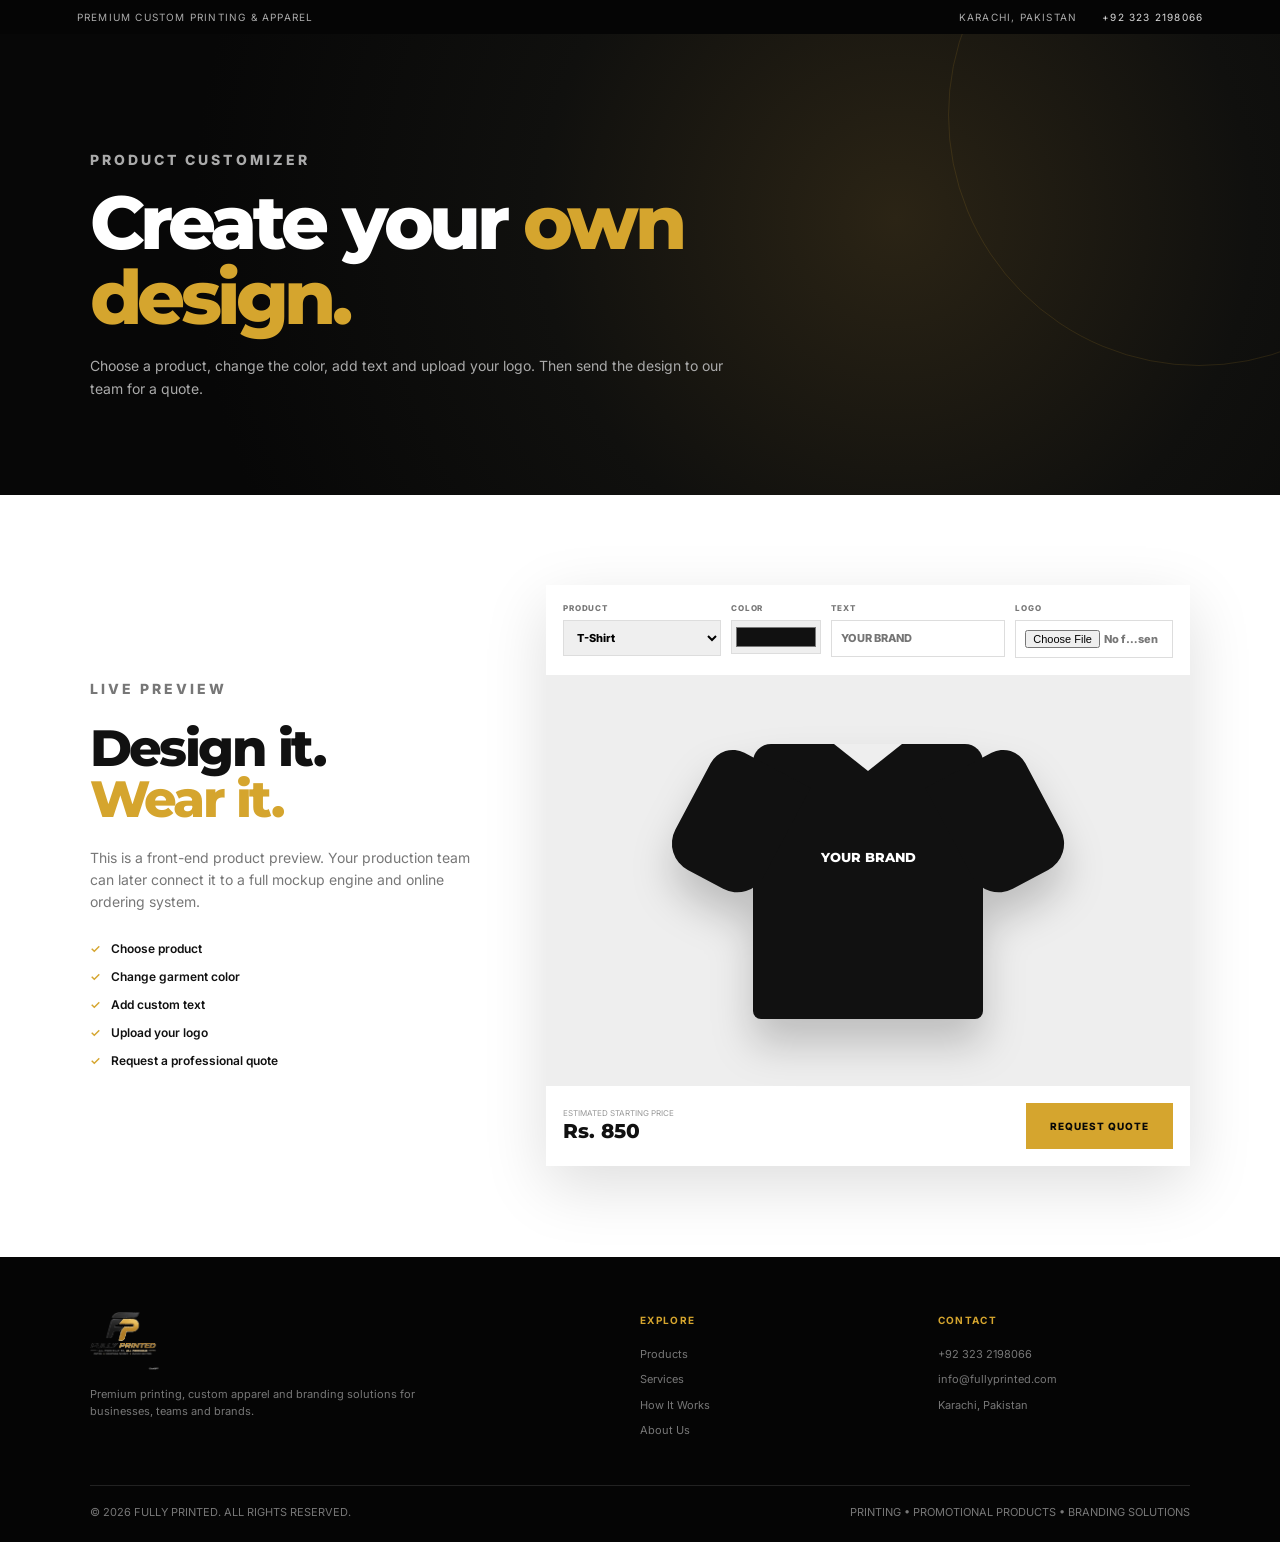
<file: customize.html>
<!DOCTYPE html>
<html lang="en">

<head>
    <meta charset="UTF-8">
    <meta name="viewport" content="width=device-width,initial-scale=1.0">
    <meta name="theme-color" content="#080808">
    <title>Customize | Fully Printed</title>
    <link rel="preconnect" href="https://fonts.googleapis.com">
    <link rel="preconnect" href="https://fonts.gstatic.com" crossorigin>
    <link
        href="https://fonts.googleapis.com/css2?family=Inter:wght@400;500;600;700&family=Montserrat:wght@600;700;800&display=swap"
        rel="stylesheet">
    <link rel="stylesheet" href="style.css">
</head>

<body>
    <div class="topbar"><span>Premium Custom Printing & Apparel</span>
        <div class="top-right"><span>Karachi, Pakistan</span><a href="tel:+923232198066">+92 323 2198066</a></div>
    </div>
    <section class="page-hero">
        <div class="page-hero-inner">
            <p class="eyebrow">PRODUCT CUSTOMIZER</p>
            <h1>Create your <span>own design.</span></h1>
            <p>Choose a product, change the color, add text and upload your logo. Then send the design to our team for a
                quote.</p>
        </div>
    </section>
    <section class="section">
        <div class="customizer">
            <div class="customizer-copy">
                <p class="eyebrow">LIVE PREVIEW</p>
                <h2>Design it.<br><span>Wear it.</span></h2>
                <p>This is a front-end product preview. Your production team can later connect it to a full mockup
                    engine and online ordering system.</p>
                <ul class="checks">
                    <li>Choose product</li>
                    <li>Change garment color</li>
                    <li>Add custom text</li>
                    <li>Upload your logo</li>
                    <li>Request a professional quote</li>
                </ul>
            </div>
            <div class="designer">
                <div class="toolbar"><label>Product<select id="designerProduct">
                            <option>T-Shirt</option>
                            <option>Polo</option>
                            <option>Hoodie</option>
                            <option>Sweatshirt</option>
                            <option>Jersey</option>
                        </select></label><label>Color<input type="color" id="shirtColor"
                            value="#111111"></label><label>Text<input id="designText" placeholder="YOUR BRAND"
                            maxlength="22"></label><label>Logo<input id="logoUpload" type="file"
                            accept="image/*"></label></div>
                <div class="stage">
                    <div class="shirt" id="shirt">
                        <div class="sleeve left"></div>
                        <div class="sleeve right"></div>
                        <div class="print"><img id="logoPreview"><strong id="textPreview">YOUR BRAND</strong></div>
                    </div>
                </div>
                <div class="designer-bottom">
                    <div><small>Estimated starting price</small><strong id="price">Rs. 850</strong></div><button
                        class="btn btn-gold" id="designerQuote">Request Quote</button>
                </div>
            </div>
        </div>
    </section>
    <div class="modal" id="quoteModal">
        <div class="modal-box"><button class="close" id="closeModal">×</button>
            <p class="eyebrow">REQUEST A QUOTE</p>
            <h2>Finish your <span>request.</span></h2>
            <form id="quoteForm"><input id="quoteProduct" readonly>
                <div class="row"><input placeholder="Your name" required><input placeholder="Phone / WhatsApp" required>
                </div><input type="number" min="1" placeholder="Quantity" required><textarea rows="4"
                    placeholder="Additional requirements"></textarea><button class="btn btn-gold">Submit
                    Request</button>
            </form>
        </div>
    </div>
    <footer class="footer">
        <div><a class="brand image-brand" href="index.html"><img src="assets/fully-printed-logo.png"
                    alt="Fully Printed logo"></a>
            <p>Premium printing, custom apparel and branding solutions for businesses, teams and brands.</p>
        </div>
        <div class="footer-links">
            <h4>Explore</h4><a href="products.html">Products</a><a href="services.html">Services</a><a
                href="how-it-works.html">How It Works</a><a href="about.html">About Us</a>
        </div>
        <div class="footer-links">
            <h4>Contact</h4><a href="tel:+923232198066">+92 323 2198066</a><a
                href="mailto:info@fullyprinted.com">info@fullyprinted.com</a><span>Karachi, Pakistan</span>
        </div>
        <div class="bottom"><span>© 2026 Fully Printed. All rights reserved.</span><span>PRINTING • PROMOTIONAL PRODUCTS
                • BRANDING SOLUTIONS</span></div>
    </footer>
    <script src="script.js"></script>
</body>

</html>
</file>
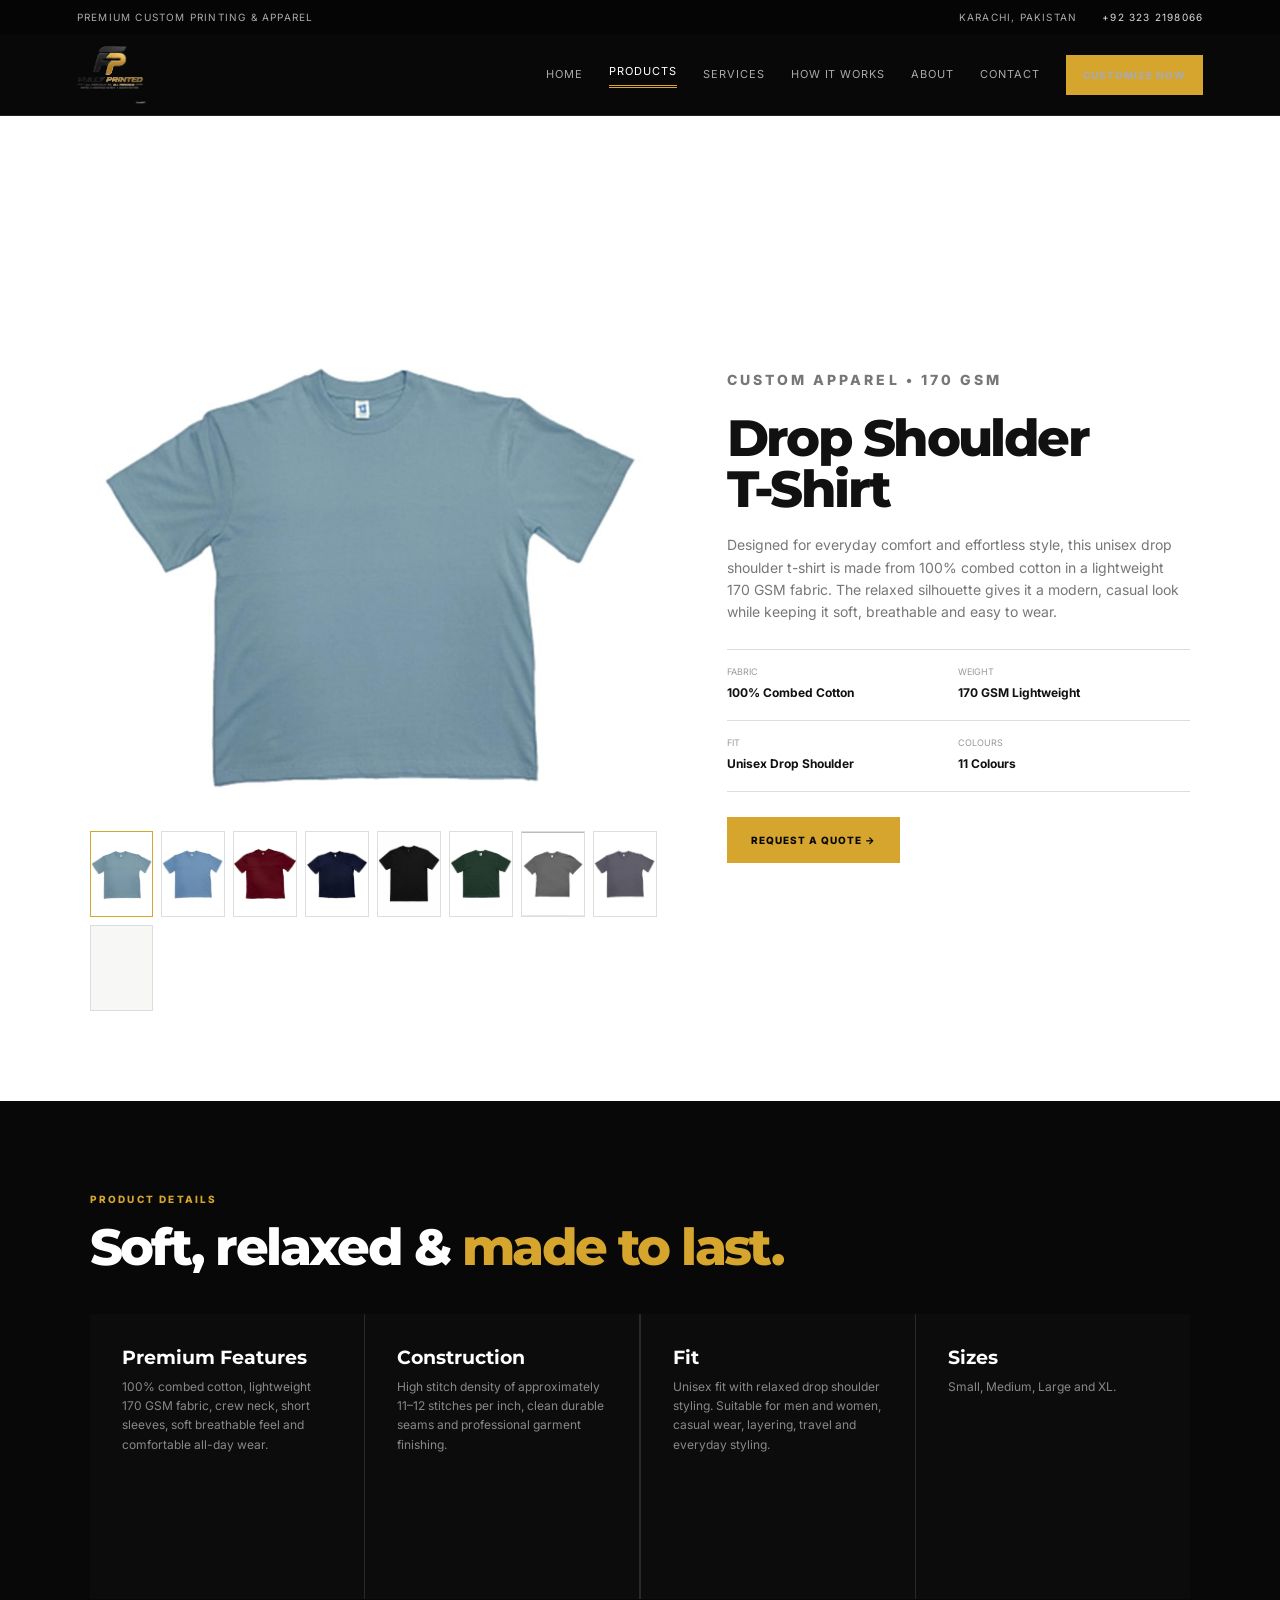
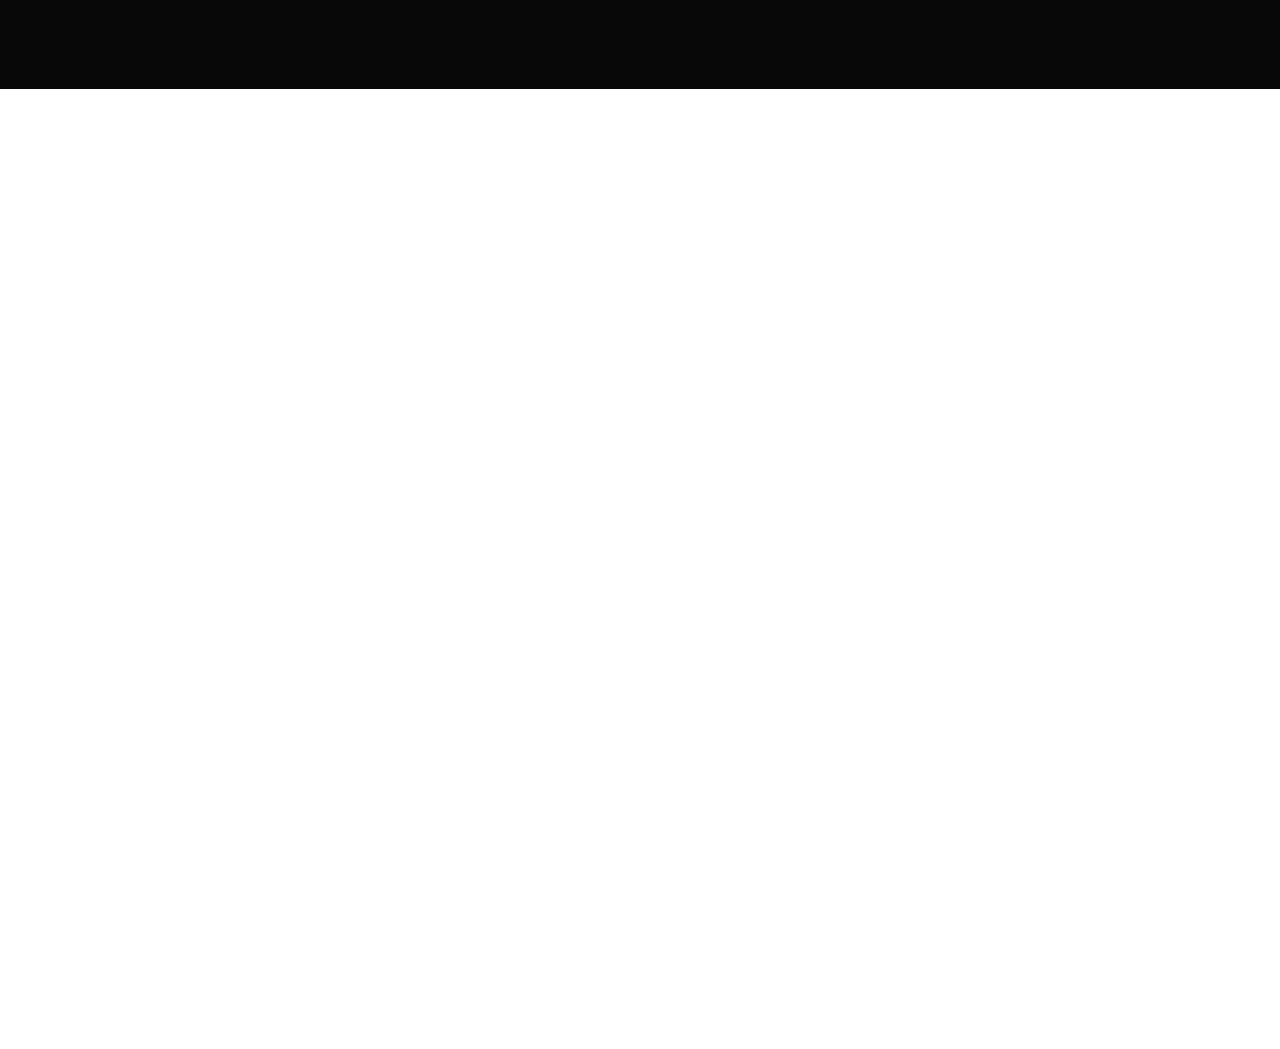
<file: drop-shoulder.html>
<!DOCTYPE html>
<html lang="en">

<head>
    <meta charset="UTF-8">
    <meta name="viewport" content="width=device-width,initial-scale=1.0">
    <meta name="theme-color" content="#080808">
    <title>170 GSM Drop Shoulder T-Shirt | Fully Printed</title>
    <link rel="preconnect" href="https://fonts.googleapis.com">
    <link rel="preconnect" href="https://fonts.gstatic.com" crossorigin>
    <link
        href="https://fonts.googleapis.com/css2?family=Inter:wght@400;500;600;700&family=Montserrat:wght@600;700;800&display=swap"
        rel="stylesheet">
    <link rel="stylesheet" href="style.css">
</head>

<body>
    <div class="topbar"><span>Premium Custom Printing & Apparel</span>
        <div class="top-right"><span>Karachi, Pakistan</span><a href="tel:+923232198066">+92 323 2198066</a></div>
    </div>
    <header class="header"><a class="brand image-brand" href="index.html"><img src="assets/fully-printed-logo.png"
                alt="Fully Printed logo"></a><button class="menu" id="menu">☰</button>
        <nav class="nav" id="nav"><a href="index.html">Home</a><a class="active" href="products.html">Products</a><a
                href="services.html">Services</a><a href="how-it-works.html">How It Works</a><a
                href="about.html">About</a><a href="contact.html">Contact</a><a class="nav-cta"
                href="customize.html">Customize Now</a></nav>
    </header>
    <section class="section product-detail-new">
        <div class="product-gallery">
            <div class="gallery-main"><img id="galleryMain" src="assets/products/drop-shoulder/drop-1.jpg"
                    alt="170 GSM Drop Shoulder T-Shirt"></div>
            <div class="gallery-thumbs"><button class="gallery-thumb active"><img
                        src="assets/products/drop-shoulder/drop-1.jpg"
                        alt="Drop shoulder shirt image 1"></button><button class="gallery-thumb"><img
                        src="assets/products/drop-shoulder/drop-2.jpg"
                        alt="Drop shoulder shirt image 2"></button><button class="gallery-thumb"><img
                        src="assets/products/drop-shoulder/drop-3.jpg"
                        alt="Drop shoulder shirt image 3"></button><button class="gallery-thumb"><img
                        src="assets/products/drop-shoulder/drop-4.jpg"
                        alt="Drop shoulder shirt image 4"></button><button class="gallery-thumb"><img
                        src="assets/products/drop-shoulder/drop-5.jpg"
                        alt="Drop shoulder shirt image 5"></button><button class="gallery-thumb"><img
                        src="assets/products/drop-shoulder/drop-6.jpg"
                        alt="Drop shoulder shirt image 6"></button><button class="gallery-thumb"><img
                        src="assets/products/drop-shoulder/drop-7.jpg"
                        alt="Drop shoulder shirt image 7"></button><button class="gallery-thumb"><img
                        src="assets/products/drop-shoulder/drop-8.jpg"
                        alt="Drop shoulder shirt image 8"></button><button class="gallery-thumb"><img
                        src="assets/products/drop-shoulder/drop-9.jpg" alt="Drop shoulder shirt image 9"></button></div>
        </div>
        <div class="detail-copy">
            <p class="eyebrow">CUSTOM APPAREL • 170 GSM</p>
            <h1>Drop Shoulder<br><span>T-Shirt</span></h1>
            <p>Designed for everyday comfort and effortless style, this unisex drop shoulder t-shirt is made from 100%
                combed cotton in a lightweight 170 GSM fabric. The relaxed silhouette gives it a modern, casual look
                while keeping it soft, breathable and easy to wear.</p>
            <div class="specs">
                <div class="spec"><small>Fabric</small><strong>100% Combed Cotton</strong></div>
                <div class="spec"><small>Weight</small><strong>170 GSM Lightweight</strong></div>
                <div class="spec"><small>Fit</small><strong>Unisex Drop Shoulder</strong></div>
                <div class="spec"><small>Colours</small><strong>11 Colours</strong></div>
            </div><button class="btn btn-gold quote-btn" data-product="170 GSM Drop Shoulder T-Shirt">Request a Quote
                →</button>
        </div>
        </div>
    </section>
    <section class="dark">
        <div class="section">
            <div class="heading">
                <div>
                    <p class="eyebrow">PRODUCT DETAILS</p>
                    <h2>Soft, relaxed & <span>made to last.</span></h2>
                </div>
            </div>
            <div class="service-grid">
                <div class="service">
                    <h3>Premium Features</h3>
                    <p>100% combed cotton, lightweight 170 GSM fabric, crew neck, short sleeves, soft breathable feel
                        and comfortable all-day wear.</p>
                </div>
                <div class="service">
                    <h3>Construction</h3>
                    <p>High stitch density of approximately 11–12 stitches per inch, clean durable seams and
                        professional garment finishing.</p>
                </div>
                <div class="service">
                    <h3>Fit</h3>
                    <p>Unisex fit with relaxed drop shoulder styling. Suitable for men and women, casual wear, layering,
                        travel and everyday styling.</p>
                </div>
                <div class="service">
                    <h3>Sizes</h3>
                    <p>Small, Medium, Large and XL.</p>
                </div>
            </div>
        </div>
    </section>
    <section class="section product-info-section">
        <div class="heading">
            <div>
                <p class="eyebrow">AVAILABLE COLOURS</p>
                <h2>11 colours. <span>Your choice.</span></h2>
            </div>
        </div>
        <div class="color-list"><span class="color-chip"><i style="background:#111"></i>Black</span><span
                class="color-chip"><i style="background:#fff"></i>White</span><span class="color-chip"><i
                    style="background:#e52520"></i>Red</span><span class="color-chip"><i
                    style="background:#b9d8e0"></i>Pale Blue</span><span class="color-chip"><i
                    style="background:#666"></i>Granite</span><span class="color-chip"><i
                    style="background:#16264b"></i>Navy</span><span class="color-chip"><i
                    style="background:#174d37"></i>Bottle Green</span><span class="color-chip"><i
                    style="background:#641c2e"></i>Maroon</span><span class="color-chip"><i
                    style="background:#5c86ba"></i>Caroline Blue</span><span class="color-chip"><i
                    style="background:#d9c7ac"></i>Sand</span><span class="color-chip"><i
                    style="background:#777"></i>Grey</span></div>
        <div class="care-box">
            <h3>Care Instructions</h3>
            <p>Machine wash at 30°C • Wash inside out • Wash with similar colours • Do not bleach • Tumble dry on low
                heat • Do not iron directly on prints or decorations.</p>
        </div>
    </section>
    <section class="cta">
        <div>
            <h2>Ready to customize?</h2>
            <p>Send us your artwork, quantity and requirements for a quote.</p>
        </div><a class="btn btn-dark" href="customize.html">Customize Now →</a>
    </section>
    <footer class="footer">
        <div><a class="brand image-brand" href="index.html"><img src="assets/fully-printed-logo.png"
                    alt="Fully Printed logo"></a>
            <p>Premium printing, custom apparel and branding solutions for businesses, teams and brands.</p>
        </div>
        <div class="footer-links">
            <h4>Explore</h4><a href="products.html">Products</a><a href="services.html">Services</a><a
                href="how-it-works.html">How It Works</a><a href="about.html">About Us</a>
        </div>
        <div class="footer-links">
            <h4>Contact</h4><a href="tel:+923232198066">+92 323 2198066</a><a
                href="mailto:info@fullyprinted.com">info@fullyprinted.com</a><span>Karachi, Pakistan</span>
        </div>
        <div class="bottom"><span>© 2026 Fully Printed. All rights reserved.</span><span>PRINTING • PROMOTIONAL PRODUCTS
                • BRANDING SOLUTIONS</span></div>
    </footer>
    <div class="modal" id="quoteModal">
        <div class="modal-box"><button class="close" id="closeModal">×</button>
            <p class="eyebrow">REQUEST A QUOTE</p>
            <h2>Let's print your <span>idea.</span></h2>
            <form id="quoteForm"><input id="quoteProduct" readonly>
                <div class="row"><input placeholder="Your name" required><input placeholder="Phone / WhatsApp" required>
                </div>
                <div class="row"><input type="number" placeholder="Quantity" required><input placeholder="Sizes"></div>
                <textarea rows="4" placeholder="Design details and deadline"></textarea><button
                    class="btn btn-gold">Submit Request</button>
            </form>
        </div>
    </div>
    <script src="script.js"></script>
    <script>document.querySelectorAll('.gallery-thumb').forEach(btn => btn.addEventListener('click', () => { document.querySelectorAll('.gallery-thumb').forEach(b => b.classList.remove('active')); btn.classList.add('active'); document.getElementById('galleryMain').src = btn.querySelector('img').src; }));</script>
</body>

</html>
</file>
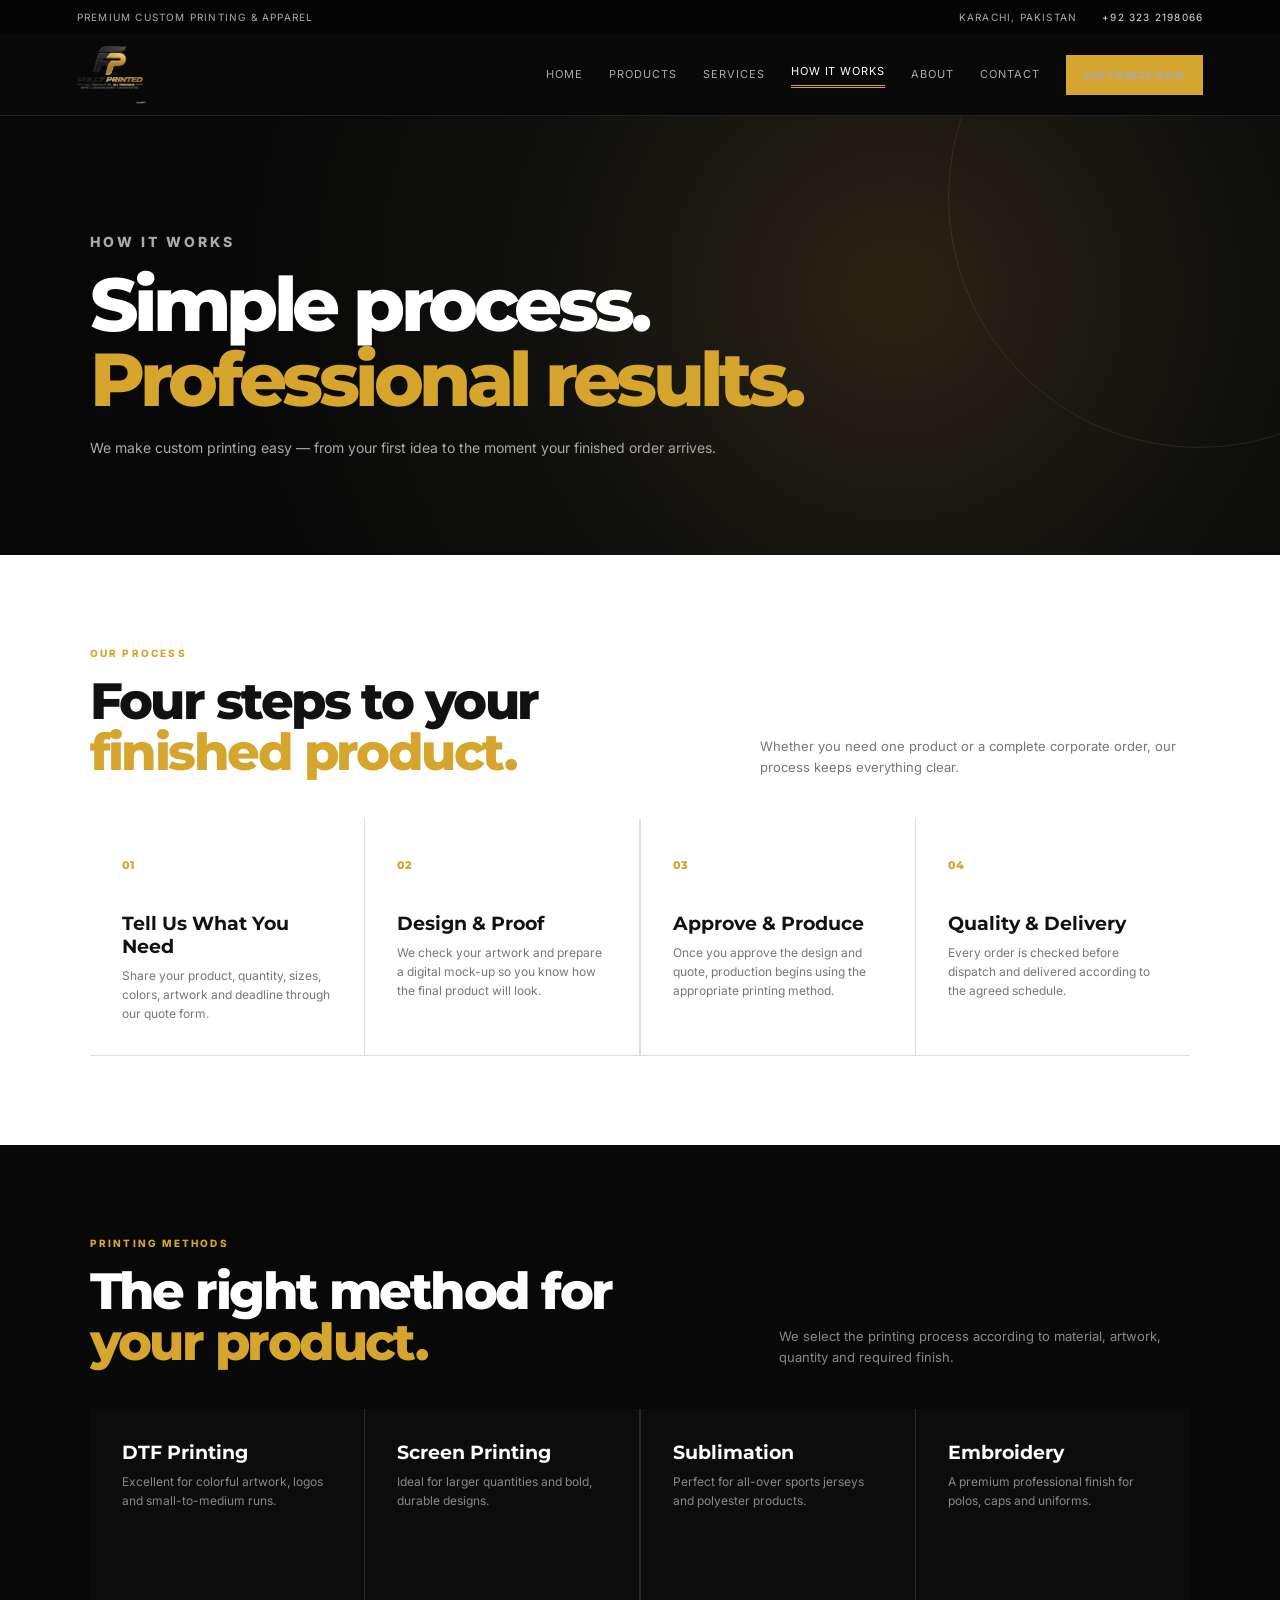
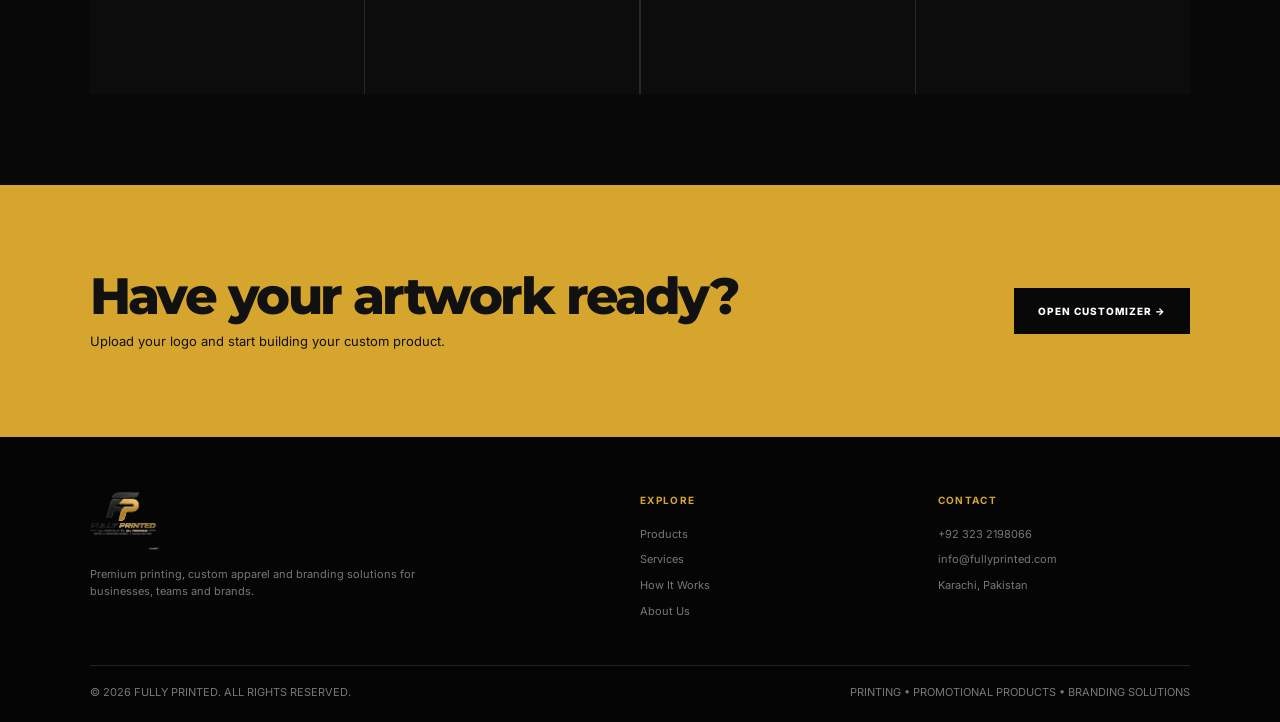
<file: how-it-works.html>
<!DOCTYPE html>
<html lang="en">

<head>
    <meta charset="UTF-8">
    <meta name="viewport" content="width=device-width,initial-scale=1.0">
    <meta name="theme-color" content="#080808">
    <title>How It Works | Fully Printed</title>
    <link rel="preconnect" href="https://fonts.googleapis.com">
    <link rel="preconnect" href="https://fonts.gstatic.com" crossorigin>
    <link
        href="https://fonts.googleapis.com/css2?family=Inter:wght@400;500;600;700&family=Montserrat:wght@600;700;800&display=swap"
        rel="stylesheet">
    <link rel="stylesheet" href="style.css">
</head>

<body>
    <div class="topbar"><span>Premium Custom Printing & Apparel</span>
        <div class="top-right"><span>Karachi, Pakistan</span><a href="tel:+923232198066">+92 323 2198066</a></div>
    </div>
    <header class="header">
        <a class="brand image-brand" href="index.html"><img src="assets/fully-printed-logo.png"
                alt="Fully Printed logo"></a>
        <button class="menu" id="menu">☰</button>
        <nav class="nav" id="nav">
            <a class="" href="index.html">Home</a>
            <a class="" href="products.html">Products</a>
            <a class="" href="services.html">Services</a>
            <a class="active" href="how-it-works.html">How It Works</a>
            <a class="" href="about.html">About</a>
            <a class="" href="contact.html">Contact</a>
            <a class="nav-cta" href="customize.html">Customize Now</a>
        </nav>
    </header>
    <section class="page-hero">
        <div class="page-hero-inner">
            <p class="eyebrow">HOW IT WORKS</p>
            <h1>Simple process.<br><span>Professional results.</span></h1>
            <p>We make custom printing easy — from your first idea to the moment your finished order arrives.</p>
        </div>
    </section>
    <section class="section">
        <div class="heading">
            <div>
                <p class="eyebrow">OUR PROCESS</p>
                <h2>Four steps to your <span>finished product.</span></h2>
            </div>
            <p>Whether you need one product or a complete corporate order, our process keeps everything clear.</p>
        </div>
        <div class="steps">
            <div class="step"><span class="step-num">01</span>
                <h3>Tell Us What You Need</h3>
                <p>Share your product, quantity, sizes, colors, artwork and deadline through our quote form.</p>
            </div>
            <div class="step"><span class="step-num">02</span>
                <h3>Design & Proof</h3>
                <p>We check your artwork and prepare a digital mock-up so you know how the final product will look.</p>
            </div>
            <div class="step"><span class="step-num">03</span>
                <h3>Approve & Produce</h3>
                <p>Once you approve the design and quote, production begins using the appropriate printing method.</p>
            </div>
            <div class="step"><span class="step-num">04</span>
                <h3>Quality & Delivery</h3>
                <p>Every order is checked before dispatch and delivered according to the agreed schedule.</p>
            </div>
        </div>
    </section>
    <section class="dark">
        <div class="section">
            <div class="heading">
                <div>
                    <p class="eyebrow">PRINTING METHODS</p>
                    <h2>The right method for <span>your product.</span></h2>
                </div>
                <p>We select the printing process according to material, artwork, quantity and required finish.</p>
            </div>
            <div class="service-grid">
                <div class="service">
                    <h3>DTF Printing</h3>
                    <p>Excellent for colorful artwork, logos and small-to-medium runs.</p>
                </div>
                <div class="service">
                    <h3>Screen Printing</h3>
                    <p>Ideal for larger quantities and bold, durable designs.</p>
                </div>
                <div class="service">
                    <h3>Sublimation</h3>
                    <p>Perfect for all-over sports jerseys and polyester products.</p>
                </div>
                <div class="service">
                    <h3>Embroidery</h3>
                    <p>A premium professional finish for polos, caps and uniforms.</p>
                </div>
            </div>
        </div>
    </section>
    <section class="cta">
        <div>
            <h2>Have your artwork ready?</h2>
            <p>Upload your logo and start building your custom product.</p>
        </div><a class="btn btn-dark" href="customize.html">Open Customizer →</a>
    </section>
    <footer class="footer">
        <div><a class="brand image-brand" href="index.html"><img src="assets/fully-printed-logo.png"
                    alt="Fully Printed logo"></a>
            <p>Premium printing, custom apparel and branding solutions for businesses, teams and brands.</p>
        </div>
        <div class="footer-links">
            <h4>Explore</h4><a href="products.html">Products</a><a href="services.html">Services</a><a
                href="how-it-works.html">How It Works</a><a href="about.html">About Us</a>
        </div>
        <div class="footer-links">
            <h4>Contact</h4><a href="tel:+923232198066">+92 323 2198066</a><a
                href="mailto:info@fullyprinted.com">info@fullyprinted.com</a><span>Karachi, Pakistan</span>
        </div>
        <div class="bottom"><span>© 2026 Fully Printed. All rights reserved.</span><span>PRINTING • PROMOTIONAL PRODUCTS
                • BRANDING SOLUTIONS</span></div>
    </footer>
    <script src="script.js"></script>
</body>

</html>
</file>
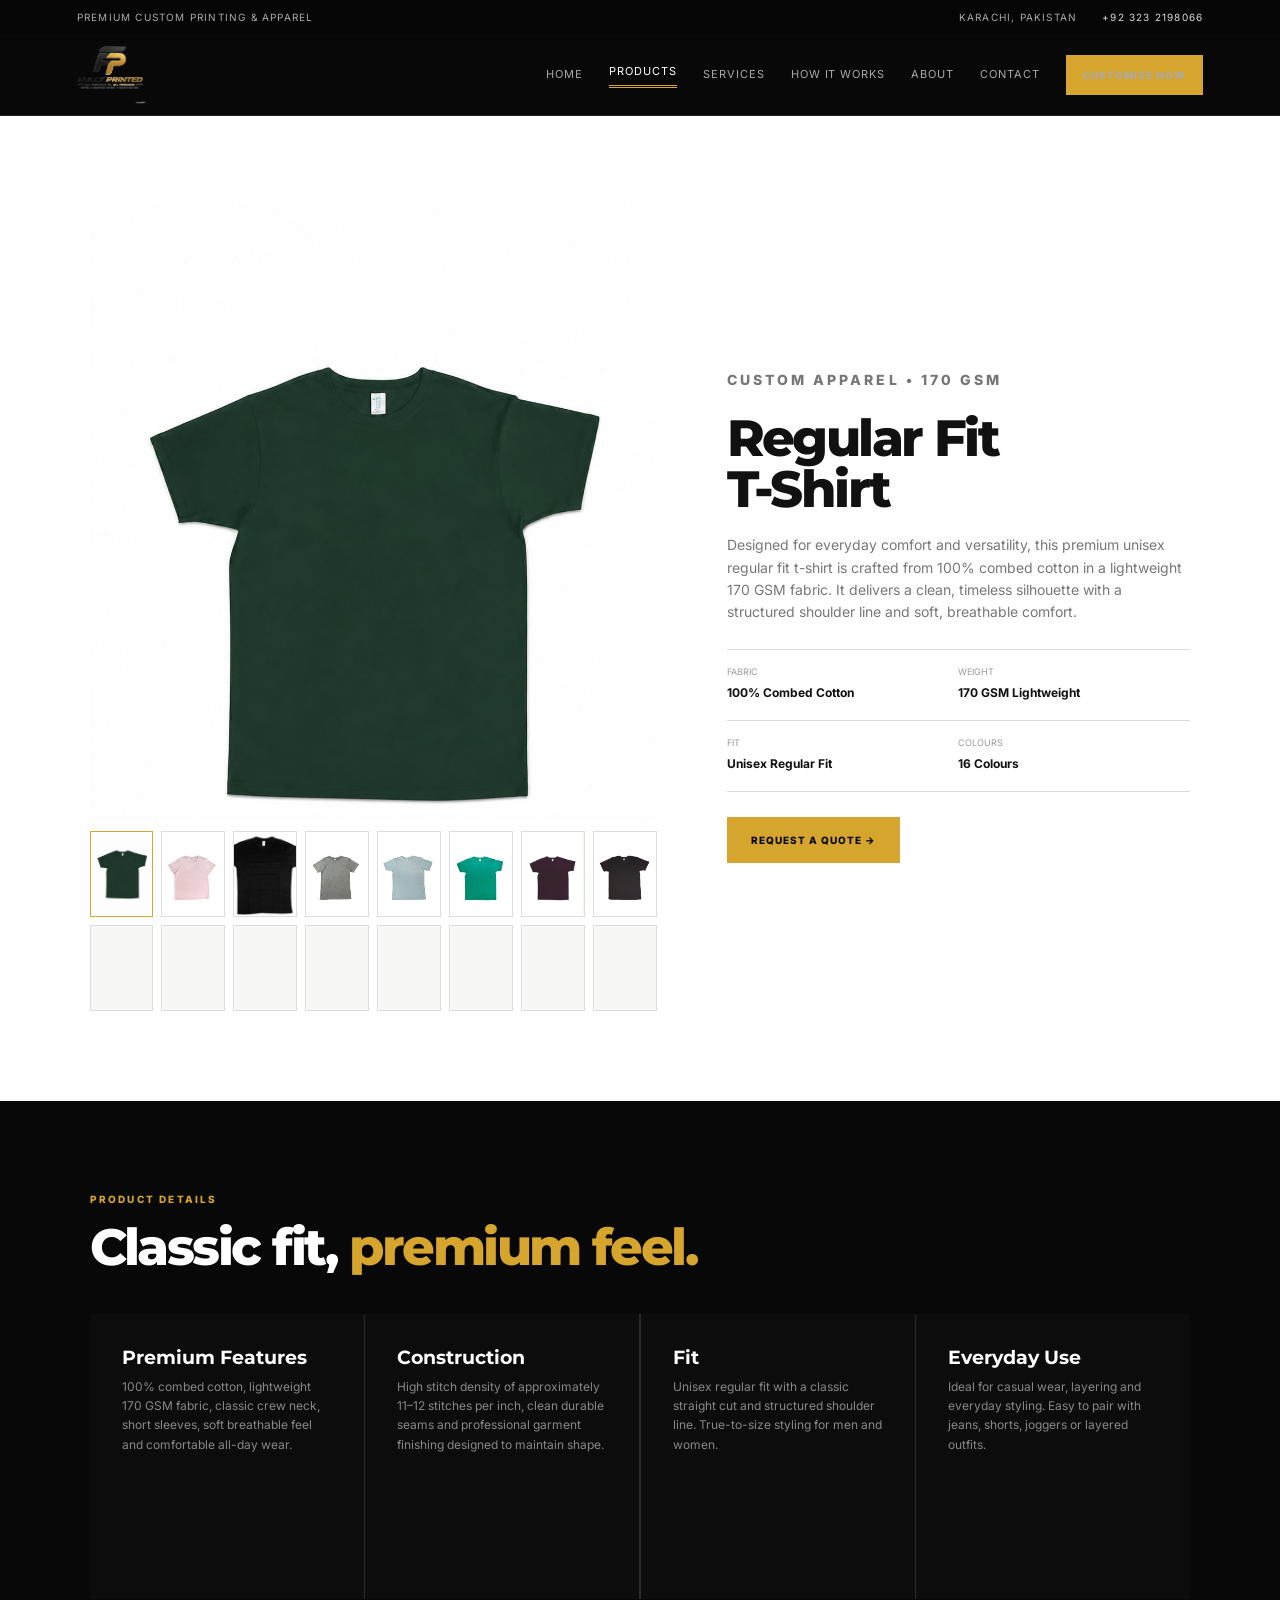
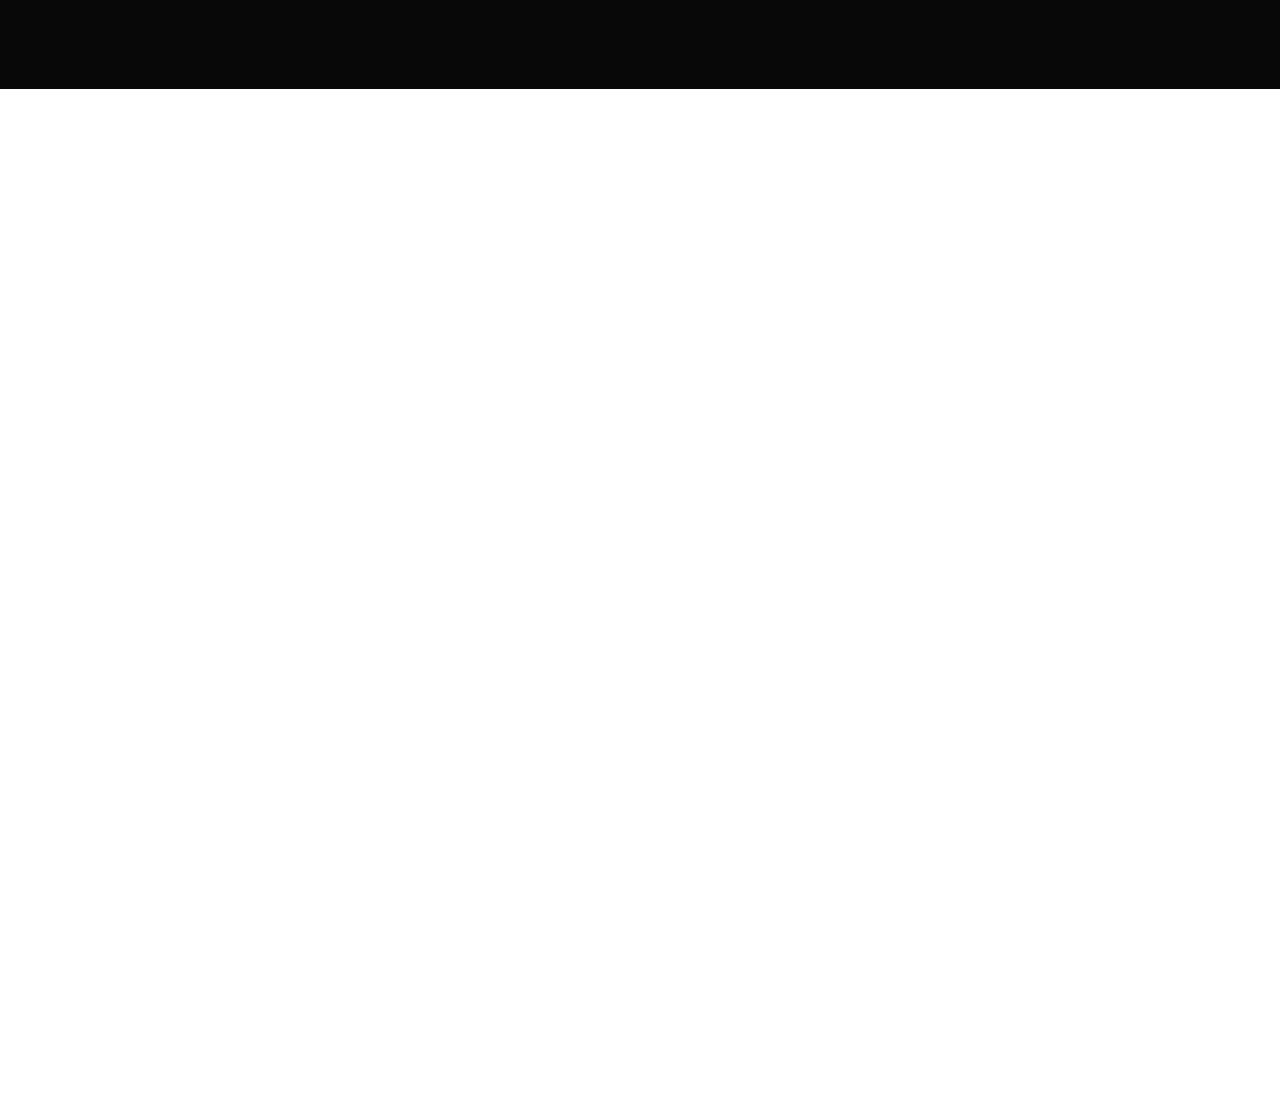
<file: regular-fit.html>
<!DOCTYPE html>
<html lang="en">

<head>
    <meta charset="UTF-8">
    <meta name="viewport" content="width=device-width,initial-scale=1.0">
    <meta name="theme-color" content="#080808">
    <title>170 GSM Regular Fit T-Shirt | Fully Printed</title>
    <link rel="preconnect" href="https://fonts.googleapis.com">
    <link rel="preconnect" href="https://fonts.gstatic.com" crossorigin>
    <link
        href="https://fonts.googleapis.com/css2?family=Inter:wght@400;500;600;700&family=Montserrat:wght@600;700;800&display=swap"
        rel="stylesheet">
    <link rel="stylesheet" href="style.css">
</head>

<body>
    <div class="topbar"><span>Premium Custom Printing & Apparel</span>
        <div class="top-right"><span>Karachi, Pakistan</span><a href="tel:+923232198066">+92 323 2198066</a></div>
    </div>
    <header class="header"><a class="brand image-brand" href="index.html"><img src="assets/fully-printed-logo.png"
                alt="Fully Printed logo"></a><button class="menu" id="menu">☰</button>
        <nav class="nav" id="nav"><a href="index.html">Home</a><a class="active" href="products.html">Products</a><a
                href="services.html">Services</a><a href="how-it-works.html">How It Works</a><a
                href="about.html">About</a><a href="contact.html">Contact</a><a class="nav-cta"
                href="customize.html">Customize Now</a></nav>
    </header>
    <section class="section product-detail-new">
        <div class="product-gallery">
            <div class="gallery-main"><img id="galleryMain" src="assets/products/regular-fit/regular-1.jpg"
                    alt="170 GSM Regular Fit T-Shirt"></div>
            <div class="gallery-thumbs"><button class="gallery-thumb active"><img
                        src="assets/products/regular-fit/regular-1.jpg" alt="Regular fit shirt image 1"></button><button
                    class="gallery-thumb"><img src="assets/products/regular-fit/regular-2.jpg"
                        alt="Regular fit shirt image 2"></button><button class="gallery-thumb"><img
                        src="assets/products/regular-fit/regular-3.jpg" alt="Regular fit shirt image 3"></button><button
                    class="gallery-thumb"><img src="assets/products/regular-fit/regular-4.jpg"
                        alt="Regular fit shirt image 4"></button><button class="gallery-thumb"><img
                        src="assets/products/regular-fit/regular-5.jpg" alt="Regular fit shirt image 5"></button><button
                    class="gallery-thumb"><img src="assets/products/regular-fit/regular-6.jpg"
                        alt="Regular fit shirt image 6"></button><button class="gallery-thumb"><img
                        src="assets/products/regular-fit/regular-7.jpg" alt="Regular fit shirt image 7"></button><button
                    class="gallery-thumb"><img src="assets/products/regular-fit/regular-8.jpg"
                        alt="Regular fit shirt image 8"></button><button class="gallery-thumb"><img
                        src="assets/products/regular-fit/regular-9.jpg" alt="Regular fit shirt image 9"></button><button
                    class="gallery-thumb"><img src="assets/products/regular-fit/regular-10.jpg"
                        alt="Regular fit shirt image 10"></button><button class="gallery-thumb"><img
                        src="assets/products/regular-fit/regular-11.jpg"
                        alt="Regular fit shirt image 11"></button><button class="gallery-thumb"><img
                        src="assets/products/regular-fit/regular-12.jpg"
                        alt="Regular fit shirt image 12"></button><button class="gallery-thumb"><img
                        src="assets/products/regular-fit/regular-13.jpg"
                        alt="Regular fit shirt image 13"></button><button class="gallery-thumb"><img
                        src="assets/products/regular-fit/regular-14.jpg"
                        alt="Regular fit shirt image 14"></button><button class="gallery-thumb"><img
                        src="assets/products/regular-fit/regular-15.jpg"
                        alt="Regular fit shirt image 15"></button><button class="gallery-thumb"><img
                        src="assets/products/regular-fit/regular-16.jpg" alt="Regular fit shirt image 16"></button>
            </div>
        </div>
        <div class="detail-copy">
            <p class="eyebrow">CUSTOM APPAREL • 170 GSM</p>
            <h1>Regular Fit<br><span>T-Shirt</span></h1>
            <p>Designed for everyday comfort and versatility, this premium unisex regular fit t-shirt is crafted from
                100% combed cotton in a lightweight 170 GSM fabric. It delivers a clean, timeless silhouette with a
                structured shoulder line and soft, breathable comfort.</p>
            <div class="specs">
                <div class="spec"><small>Fabric</small><strong>100% Combed Cotton</strong></div>
                <div class="spec"><small>Weight</small><strong>170 GSM Lightweight</strong></div>
                <div class="spec"><small>Fit</small><strong>Unisex Regular Fit</strong></div>
                <div class="spec"><small>Colours</small><strong>16 Colours</strong></div>
            </div><button class="btn btn-gold quote-btn" data-product="170 GSM Regular Fit T-Shirt">Request a Quote
                →</button>
        </div>
        </div>
    </section>
    <section class="dark">
        <div class="section">
            <div class="heading">
                <div>
                    <p class="eyebrow">PRODUCT DETAILS</p>
                    <h2>Classic fit, <span>premium feel.</span></h2>
                </div>
            </div>
            <div class="service-grid">
                <div class="service">
                    <h3>Premium Features</h3>
                    <p>100% combed cotton, lightweight 170 GSM fabric, classic crew neck, short sleeves, soft breathable
                        feel and comfortable all-day wear.</p>
                </div>
                <div class="service">
                    <h3>Construction</h3>
                    <p>High stitch density of approximately 11–12 stitches per inch, clean durable seams and
                        professional garment finishing designed to maintain shape.</p>
                </div>
                <div class="service">
                    <h3>Fit</h3>
                    <p>Unisex regular fit with a classic straight cut and structured shoulder line. True-to-size styling
                        for men and women.</p>
                </div>
                <div class="service">
                    <h3>Everyday Use</h3>
                    <p>Ideal for casual wear, layering and everyday styling. Easy to pair with jeans, shorts, joggers or
                        layered outfits.</p>
                </div>
            </div>
        </div>
    </section>
    <section class="section product-info-section">
        <div class="heading">
            <div>
                <p class="eyebrow">AVAILABLE COLOURS</p>
                <h2>16 colours. <span>More choice.</span></h2>
            </div>
        </div>
        <div class="color-list"><span class="color-chip"><i style="background:#111"></i>Black</span><span
                class="color-chip"><i style="background:#fff"></i>White</span><span class="color-chip"><i
                    style="background:#6f9fc0"></i>Caroline Blue</span><span class="color-chip"><i
                    style="background:#b9d8e0"></i>Pale Blue</span><span class="color-chip"><i
                    style="background:#2ca36d"></i>Kelly Green</span><span class="color-chip"><i
                    style="background:#174d37"></i>Bottle Green</span><span class="color-chip"><i
                    style="background:#e52520"></i>Red</span><span class="color-chip"><i
                    style="background:#641c2e"></i>Maroon</span><span class="color-chip"><i
                    style="background:#f2d91c"></i>Lemon</span><span class="color-chip"><i
                    style="background:#d9c7ac"></i>Sand</span><span class="color-chip"><i
                    style="background:#16264b"></i>Navy</span><span class="color-chip"><i
                    style="background:#666"></i>Granite</span><span class="color-chip"><i
                    style="background:#777"></i>Grey</span></div>
        <div class="care-box">
            <h3>Care Instructions</h3>
            <p>Machine wash at 30°C • Wash inside out • Wash with similar colours • Do not bleach • Tumble dry on low
                heat • Do not iron directly on prints or decorations.</p>
        </div>
    </section>
    <section class="cta">
        <div>
            <h2>Ready to customize?</h2>
            <p>Send us your artwork, quantity and requirements for a quote.</p>
        </div><a class="btn btn-dark" href="customize.html">Customize Now →</a>
    </section>
    <footer class="footer">
        <div><a class="brand image-brand" href="index.html"><img src="assets/fully-printed-logo.png"
                    alt="Fully Printed logo"></a>
            <p>Premium printing, custom apparel and branding solutions for businesses, teams and brands.</p>
        </div>
        <div class="footer-links">
            <h4>Explore</h4><a href="products.html">Products</a><a href="services.html">Services</a><a
                href="how-it-works.html">How It Works</a><a href="about.html">About Us</a>
        </div>
        <div class="footer-links">
            <h4>Contact</h4><a href="tel:+923232198066">+92 323 2198066</a><a
                href="mailto:info@fullyprinted.com">info@fullyprinted.com</a><span>Karachi, Pakistan</span>
        </div>
        <div class="bottom"><span>© 2026 Fully Printed. All rights reserved.</span><span>PRINTING • PROMOTIONAL PRODUCTS
                • BRANDING SOLUTIONS</span></div>
    </footer>
    <div class="modal" id="quoteModal">
        <div class="modal-box"><button class="close" id="closeModal">×</button>
            <p class="eyebrow">REQUEST A QUOTE</p>
            <h2>Let's print your <span>idea.</span></h2>
            <form id="quoteForm"><input id="quoteProduct" readonly>
                <div class="row"><input placeholder="Your name" required><input placeholder="Phone / WhatsApp" required>
                </div>
                <div class="row"><input type="number" placeholder="Quantity" required><input placeholder="Sizes"></div>
                <textarea rows="4" placeholder="Design details and deadline"></textarea><button
                    class="btn btn-gold">Submit Request</button>
            </form>
        </div>
    </div>
    <script src="script.js"></script>
    <script>document.querySelectorAll('.gallery-thumb').forEach(btn => btn.addEventListener('click', () => { document.querySelectorAll('.gallery-thumb').forEach(b => b.classList.remove('active')); btn.classList.add('active'); document.getElementById('galleryMain').src = btn.querySelector('img').src; }));</script>
</body>

</html>
</file>
<file: style.css>
* {
  margin: 0;
  padding: 0;
  box-sizing: border-box;
}
:root {
  --black: #070707;
  --black2: #101010;
  --gold: #d5a52e;
  --gold2: #efc85d;
  --white: #fff;
  --gray: #777;
  --light: #f5f3ee;
  --line: #dedbd2;
}
html {
  scroll-behavior: smooth;
}
body {
  font-family: Inter, Arial, sans-serif;
  color: #111;
  background: #fff;
  line-height: 1.6;
}
a {
  text-decoration: none;
  color: inherit;
}
button,
input,
select,
textarea {
  font: inherit;
}
button {
  cursor: pointer;
}
.topbar {
  height: 34px;
  background: #050505;
  color: #aaa;
  padding: 0 6%;
  display: flex;
  justify-content: space-between;
  align-items: center;
  font-size: 10px;
  letter-spacing: 0.12em;
  text-transform: uppercase;
}
.topbar a {
  color: #ddd;
}
.top-right {
  display: flex;
  gap: 25px;
}
.header {
  height: 82px;
  background: #080808;
  color: #fff;
  padding: 0 6%;
  display: flex;
  align-items: center;
  justify-content: space-between;
  border-bottom: 1px solid #222;
  position: sticky;
  top: 0;
  z-index: 100;
}
.brand {
  display: flex;
  align-items: center;
  gap: 10px;
}
.brand-mark {
  width: 43px;
  font: 900 italic 29px/1 Montserrat;
  letter-spacing: -12px;
}
.brand-mark b:last-child {
  color: var(--gold);
  position: relative;
  left: 7px;
}
.brand-name {
  font: 800 italic 17px Montserrat;
  letter-spacing: -0.04em;
}
.brand-name span {
  color: var(--gold);
}
.brand-name small {
  display: block;
  font: 500 7px Inter;
  letter-spacing: 0.12em;
  color: #aaa;
  font-style: normal;
}
.nav {
  display: flex;
  align-items: center;
  gap: 26px;
  font-size: 11px;
  text-transform: uppercase;
  letter-spacing: 0.09em;
  color: #aaa;
}
.nav a:hover,
.nav a.active {
  color: #fff;
}
.nav a.active {
  border-bottom: 1px solid var(--gold);
  padding-bottom: 4px;
}
.nav-cta {
  background: var(--gold);
  border: 0;
  padding: 12px 17px;
  font-weight: 800;
  font-size: 10px;
  text-transform: uppercase;
}
.menu {
  display: none;
  background: none;
  border: 0;
  color: #fff;
  font-size: 25px;
}
.btn {
  display: inline-block;
  border: 1px solid transparent;
  padding: 14px 23px;
  font-size: 10px;
  font-weight: 800;
  letter-spacing: 0.1em;
  text-transform: uppercase;
}
.btn-gold {
  background: var(--gold);
  color: #080808;
}
.btn-gold:hover {
  background: var(--gold2);
}
.btn-dark {
  background: #080808;
  color: #fff;
}
.btn-outline {
  border-color: #777;
  color: #111;
}
.btn-outline:hover {
  border-color: #111;
}
.page-hero {
  background: radial-gradient(
    circle at 70% 40%,
    #2b2415,
    #10100e 38%,
    #070707 75%
  );
  color: #fff;
  padding: 95px 7%;
  min-height: 390px;
  display: flex;
  align-items: center;
}
.page-hero-inner {
  max-width: 850px;
}
.eyebrow {
  color: var(--gold);
  font-size: 10px;
  font-weight: 800;
  letter-spacing: 0.22em;
  text-transform: uppercase;
  margin-bottom: 14px;
}
.page-hero h1 {
  font: 800 clamp(43px, 6vw, 75px)/1 Montserrat;
  letter-spacing: -0.06em;
}
.page-hero h1 span,
h2 span {
  color: var(--gold);
}
.page-hero p {
  color: #aaa;
  max-width: 650px;
  margin-top: 20px;
  font-size: 14px;
}
.section {
  padding: 90px 7%;
}
.heading {
  display: flex;
  justify-content: space-between;
  align-items: end;
  gap: 50px;
  margin-bottom: 42px;
}
.heading h2 {
  font: 800 clamp(34px, 4vw, 54px)/1 Montserrat;
  letter-spacing: -0.05em;
}
.heading > p {
  max-width: 430px;
  color: #777;
  font-size: 13px;
}
.product-grid {
  display: grid;
  grid-template-columns: repeat(4, 1fr);
  gap: 18px;
}
.product-card {
  background: #f5f4f0;
  transition: 0.25s;
}
.product-card:hover {
  transform: translateY(-5px);
  box-shadow: 0 20px 40px #0002;
}
.product-img {
  height: 300px;
  overflow: hidden;
  position: relative;
  background: #eee;
}
.product-img img {
  width: 100%;
  height: 100%;
  object-fit: cover;
  transition: 0.4s;
}
.product-card:hover img {
  transform: scale(1.05);
}
.badge {
  position: absolute;
  top: 12px;
  left: 12px;
  background: #080808;
  color: #fff;
  padding: 6px 9px;
  font-size: 8px;
  letter-spacing: 0.1em;
}
.product-info {
  padding: 18px;
}
.product-info h3 {
  font: 700 17px Montserrat;
}
.product-info p {
  color: #777;
  font-size: 11px;
  margin: 5px 0 10px;
}
.text-btn {
  border: 0;
  background: none;
  color: #a47717;
  font-weight: 800;
  text-transform: uppercase;
  font-size: 9px;
  letter-spacing: 0.1em;
}
.filters {
  display: flex;
  gap: 8px;
  flex-wrap: wrap;
  margin-bottom: 25px;
}
.filters button {
  border: 1px solid #ddd;
  background: #f5f3ee;
  padding: 10px 15px;
  font-size: 9px;
  text-transform: uppercase;
  letter-spacing: 0.1em;
}
.filters button.active,
.filters button:hover {
  background: #080808;
  color: #fff;
  border-color: #080808;
}
.dark {
  background: #080808;
  color: #fff;
}
.dark .heading > p {
  color: #888;
}
.service-grid,
.steps {
  display: grid;
  grid-template-columns: repeat(4, 1fr);
  gap: 1px;
  background: #292929;
}
.service {
  background: #0c0c0c;
  padding: 32px;
  min-height: 285px;
}
.service-num,
.step-num {
  color: var(--gold);
  font: 800 11px Montserrat;
}
.service-icon {
  font-size: 32px;
  color: var(--gold);
  margin: 32px 0 15px;
}
.service h3,
.step h3 {
  font: 700 19px Montserrat;
}
.service p,
.step p {
  color: #888;
  font-size: 12px;
  margin-top: 8px;
}
.split {
  display: grid;
  grid-template-columns: 1fr 1fr;
}
.split-img {
  min-height: 600px;
}
.split-img img {
  width: 100%;
  height: 100%;
  object-fit: cover;
  filter: grayscale(0.25);
}
.split-copy {
  padding: 80px 10%;
  align-self: center;
}

/* =========================================================
   CONTACT INFORMATION - FIXED ALIGNMENT & SPACING
========================================================= */

.values {
  display: grid;
  gap: 0;
  margin-top: 30px;
}

.value {
  display: grid;
  grid-template-columns: 82px minmax(0, 1fr);
  column-gap: 18px;
  align-items: start;
  border-top: 1px solid #ddd;
  padding: 16px 0;
}

.value:last-child {
  border-bottom: 1px solid #ddd;
}

.value b {
  color: var(--gold);
  font-size: 10px;
  font-weight: 800;
  letter-spacing: 0.08em;
  line-height: 1.5;
  padding-top: 1px;
}

.value strong {
  display: block;
  color: #111;
  font-size: 13px;
  font-weight: 700;
  line-height: 1.4;
  margin-bottom: 3px;
}

.value span {
  display: block;
  min-width: 0;
  color: #777;
  font-size: 11px;
  line-height: 1.6;
}

.steps {
  background: #ddd;
}
.step {
  background: #fff;
  padding: 32px;
  min-height: 230px;
}
.step h3 {
  margin-top: 35px;
}
.step p {
  color: #777;
}
.cta {
  padding: 85px 7%;
  background: var(--gold);
  display: flex;
  align-items: center;
  justify-content: space-between;
  gap: 30px;
}
.cta h2 {
  font: 800 clamp(32px, 4vw, 52px)/1 Montserrat;
  letter-spacing: -0.05em;
}
.cta p {
  margin-top: 10px;
  font-size: 13px;
  max-width: 600px;
}
.detail {
  display: grid;
  grid-template-columns: 1fr 1fr;
  gap: 70px;
  align-items: center;
}
.detail-img {
  height: 600px;
  background: #f1f0eb;
}
.detail-img img {
  width: 100%;
  height: 100%;
  object-fit: cover;
}
.detail h1 {
  font: 800 clamp(36px, 4vw, 57px)/1 Montserrat;
  letter-spacing: -0.05em;
}
.detail-copy > p {
  color: #777;
  font-size: 14px;
  margin: 20px 0;
}
.specs {
  display: grid;
  grid-template-columns: 1fr 1fr;
  border-top: 1px solid #ddd;
  margin: 25px 0;
}
.spec {
  padding: 15px 0;
  border-bottom: 1px solid #ddd;
}
.spec small {
  display: block;
  color: #999;
  font-size: 9px;
  text-transform: uppercase;
}
.spec strong {
  font-size: 12px;
}
.form-section {
  display: grid;
  grid-template-columns: 0.8fr 1.2fr;
  gap: 80px;
}
.form-copy h2 {
  font: 800 clamp(37px, 4vw, 58px)/1 Montserrat;
  letter-spacing: -0.05em;
}
.form-copy > p {
  color: #777;
  font-size: 14px;
  margin: 20px 0;
}
.contact-form {
  display: grid;
  gap: 12px;
}
.row {
  display: grid;
  grid-template-columns: 1fr 1fr;
  gap: 12px;
}
.contact-form input,
.contact-form select,
.contact-form textarea {
  width: 100%;
  border: 1px solid #ddd;
  background: #fafafa;
  padding: 14px;
  font-size: 12px;
  outline: none;
}
.contact-form input:focus,
.contact-form select:focus,
.contact-form textarea:focus {
  border-color: var(--gold);
}
#formMessage {
  color: #a47717;
  font-size: 11px;
}
.customizer {
  display: grid;
  grid-template-columns: 0.75fr 1.25fr;
  gap: 70px;
  align-items: center;
}
.customizer h2 {
  font: 800 clamp(38px, 4vw, 58px)/1 Montserrat;
  letter-spacing: -0.05em;
}
.customizer-copy > p {
  color: #777;
  font-size: 14px;
  margin: 22px 0;
}
.checks {
  list-style: none;
  display: grid;
  gap: 9px;
  margin: 25px 0;
}
.checks li {
  font-size: 12px;
  font-weight: 600;
}
.checks li:before {
  content: "✓";
  color: var(--gold);
  margin-right: 10px;
}
.designer {
  background: #fff;
  box-shadow: 0 20px 60px #0002;
}
.toolbar {
  padding: 17px;
  display: grid;
  grid-template-columns: 1fr 90px 1.1fr 1fr;
  gap: 10px;
  border-bottom: 1px solid #eee;
}
.toolbar label {
  font-size: 8px;
  text-transform: uppercase;
  letter-spacing: 0.1em;
  font-weight: 800;
  color: #777;
}
.toolbar input,
.toolbar select {
  width: 100%;
  margin-top: 5px;
  padding: 9px;
  border: 1px solid #ddd;
  font-size: 11px;
}
.toolbar input[type="color"] {
  height: 34px;
  padding: 2px;
}
.stage {
  height: 410px;
  background: #eee;
  display: grid;
  place-items: center;
}
.shirt {
  width: 230px;
  height: 275px;
  background: #111;
  border-radius: 18px 18px 8px 8px;
  position: relative;
  filter: drop-shadow(0 25px 20px #0003);
}
.shirt:before {
  content: "";
  position: absolute;
  top: 0;
  left: 50%;
  transform: translateX(-50%);
  border-left: 34px solid transparent;
  border-right: 34px solid transparent;
  border-top: 27px solid #eee;
}
.sleeve {
  position: absolute;
  top: 13px;
  width: 100px;
  height: 130px;
  background: inherit;
}
.left {
  left: -67px;
  transform: rotate(28deg);
  border-radius: 25px 0 30px 30px;
}
.right {
  right: -67px;
  transform: rotate(-28deg);
  border-radius: 0 25px 30px 30px;
}
.print {
  position: absolute;
  z-index: 2;
  top: 100px;
  left: 50%;
  transform: translateX(-50%);
  width: 140px;
  text-align: center;
  color: #fff;
}
.print img {
  max-width: 65px;
  max-height: 55px;
  display: none;
  margin: auto;
}
.print strong {
  font: 800 13px Montserrat;
}
.designer-bottom {
  padding: 17px;
  display: flex;
  justify-content: space-between;
  align-items: center;
}
.designer-bottom small {
  display: block;
  color: #999;
  font-size: 8px;
  text-transform: uppercase;
}
.designer-bottom strong {
  font: 800 20px Montserrat;
}
.faq {
  max-width: 900px;
  margin: auto;
}
.faq-item {
  border-top: 1px solid #ccc;
}
.faq-item:last-child {
  border-bottom: 1px solid #ccc;
}
.faq-item button {
  width: 100%;
  padding: 21px 0;
  border: 0;
  background: none;
  display: flex;
  justify-content: space-between;
  text-align: left;
  font: 700 13px Montserrat;
}
.faq-item p {
  display: none;
  color: #777;
  font-size: 12px;
  padding: 0 30px 20px 0;
}
.faq-item.open p {
  display: block;
}
.footer {
  background: #050505;
  color: #fff;
  padding: 55px 7% 20px;
  display: grid;
  grid-template-columns: 2fr 1fr 1fr;
  gap: 45px;
}
.footer p,
.footer a,
.footer span {
  color: #777;
  font-size: 11px;
}
.footer p {
  margin-top: 16px;
  max-width: 330px;
}
.footer h4 {
  color: var(--gold);
  font-size: 10px;
  letter-spacing: 0.13em;
  text-transform: uppercase;
  margin-bottom: 10px;
}
.footer-links {
  display: grid;
  gap: 8px;
  align-content: start;
}
.bottom {
  grid-column: 1/-1;
  border-top: 1px solid #222;
  padding-top: 18px;
  color: #555;
  font-size: 9px;
  text-transform: uppercase;
  display: flex;
  justify-content: space-between;
}
.modal {
  position: fixed;
  inset: 0;
  background: #000b;
  display: none;
  place-items: center;
  padding: 20px;
  z-index: 200;
}
.modal.show {
  display: grid;
}
.modal-box {
  background: #fff;
  width: min(620px, 100%);
  padding: 35px;
  position: relative;
}
.close {
  position: absolute;
  right: 15px;
  top: 8px;
  background: none;
  border: 0;
  font-size: 30px;
}
.modal-box h2 {
  font: 800 32px Montserrat;
  line-height: 1;
  margin-bottom: 22px;
}
.modal-box form {
  display: grid;
  gap: 11px;
}
.modal-box input,
.modal-box textarea {
  padding: 13px;
  border: 1px solid #ddd;
  background: #fafafa;
}
.hide {
  display: none !important;
}

@media (max-width: 1050px) {
  .product-grid {
    grid-template-columns: repeat(3, 1fr);
  }
  .nav {
    gap: 14px;
  }
  .service-grid,
  .steps {
    grid-template-columns: repeat(2, 1fr);
  }
}

@media (max-width: 760px) {
  .topbar {
    padding: 0 4%;
    font-size: 8px;
  }
  .top-right span {
    display: none;
  }
  .header {
    height: 72px;
    padding: 0 5%;
  }
  .menu {
    display: block;
  }
  .nav {
    display: none;
    position: absolute;
    top: 72px;
    left: 0;
    right: 0;
    background: #080808;
    padding: 12px 5%;
    flex-direction: column;
    align-items: stretch;
    gap: 0;
  }
  .nav.open {
    display: flex;
  }
  .nav a {
    padding: 12px 0;
  }
  .nav-cta {
    margin: 8px 0;
  }
  .page-hero {
    padding: 70px 7%;
    min-height: 330px;
  }
  .section {
    padding: 70px 6%;
  }
  .heading {
    display: block;
  }
  .heading > p {
    margin-top: 18px;
  }
  .product-grid {
    grid-template-columns: 1fr 1fr;
  }
  .product-img {
    height: 260px;
  }
  .split,
  .detail,
  .form-section,
  .customizer {
    grid-template-columns: 1fr;
  }
  .split-img {
    min-height: 380px;
  }
  .split-copy {
    padding: 65px 8%;
  }
  .detail-img {
    height: 430px;
  }
  .form-section {
    gap: 45px;
  }

  /* Contact information - mobile alignment */
  .value {
    grid-template-columns: 75px minmax(0, 1fr);
    column-gap: 14px;
    padding: 15px 0;
  }

  .toolbar {
    grid-template-columns: 1fr 1fr;
  }
  .cta {
    display: block;
  }
  .cta .btn {
    margin-top: 25px;
  }
  .footer {
    grid-template-columns: 1fr 1fr;
  }
  .bottom {
    display: block;
  }
  .bottom span {
    display: block;
    margin-top: 8px;
  }
}

@media (max-width: 480px) {
  .product-grid,
  .service-grid,
  .steps {
    grid-template-columns: 1fr;
  }
  .product-img {
    height: 300px;
  }
  .row {
    grid-template-columns: 1fr;
  }

  /* Contact information - small mobile alignment */
  .value {
    grid-template-columns: 78px minmax(0, 1fr);
    column-gap: 12px;
    padding: 14px 0;
  }

  .toolbar {
    grid-template-columns: 1fr;
  }
  .footer {
    grid-template-columns: 1fr;
  }
  .footer .brand {
    grid-column: auto;
  }
  .hero-actions {
    display: flex;
    flex-direction: column;
  }
}

/* ================= SMOOTH EXPERIENCE ================= */
* {
  scroll-behavior: smooth;
}
body {
  overflow-x: hidden;
  -webkit-font-smoothing: antialiased;
  text-rendering: optimizeLegibility;
}
a,
button,
.product-card,
.service,
.step,
.btn,
.text-btn,
.value,
.product-img img,
.nav,
.modal-box {
  transition: all 0.28s cubic-bezier(0.22, 1, 0.36, 1);
}
a:focus-visible,
button:focus-visible,
input:focus-visible,
select:focus-visible,
textarea:focus-visible {
  outline: 2px solid var(--gold);
  outline-offset: 3px;
}
::selection {
  background: var(--gold);
  color: #080808;
}
.page-hero {
  position: relative;
  overflow: hidden;
}
.page-hero:after {
  content: "";
  position: absolute;
  width: 500px;
  height: 500px;
  border: 1px solid #d5a52e22;
  border-radius: 50%;
  right: -170px;
  top: -170px;
  animation: heroOrb 10s ease-in-out infinite;
}
.page-hero:before {
  content: "";
  position: absolute;
  width: 250px;
  height: 250px;
  border: 1px solid #fff08;
  border-radius: 50%;
  right: 80px;
  bottom: -170px;
  animation: heroOrb 7s ease-in-out infinite reverse;
}
.page-hero-inner {
  position: relative;
  z-index: 1;
  animation: heroIn 0.8s cubic-bezier(0.22, 1, 0.36, 1) both;
}
.product-card,
.service,
.step {
  will-change: transform;
}
.product-card:hover {
  transform: translateY(-8px);
}
.service:hover,
.step:hover {
  transform: translateY(-4px);
}
.service {
  transition:
    transform 0.35s cubic-bezier(0.22, 1, 0.36, 1),
    background 0.35s;
}
.service:hover {
  background: #111;
}
.btn {
  position: relative;
  overflow: hidden;
}
.btn:after {
  content: "";
  position: absolute;
  inset: 0;
  background: linear-gradient(
    105deg,
    transparent 25%,
    #fff5 50%,
    transparent 75%
  );
  transform: translateX(-120%);
  transition: transform 0.55s;
}
.btn:hover:after {
  transform: translateX(120%);
}
.product-img {
  background: linear-gradient(135deg, #eee, #ddd);
  position: relative;
}
.product-img:after {
  content: "";
  position: absolute;
  inset: 0;
  background: linear-gradient(
    120deg,
    transparent 30%,
    #fff3 48%,
    transparent 65%
  );
  transform: translateX(-120%);
  transition: transform 0.8s;
}
.product-card:hover .product-img:after {
  transform: translateX(120%);
}
img {
  display: block;
}
img[loading="lazy"] {
  content-visibility: auto;
}
.section {
  content-visibility: auto;
  contain-intrinsic-size: 700px;
}
.modal {
  backdrop-filter: blur(7px);
  -webkit-backdrop-filter: blur(7px);
}
.modal.show .modal-box {
  animation: modalIn 0.35s cubic-bezier(0.22, 1, 0.36, 1) both;
}
.nav a {
  position: relative;
}
.nav a:not(.nav-cta):after {
  content: "";
  position: absolute;
  left: 0;
  bottom: -3px;
  width: 100%;
  height: 1px;
  background: var(--gold);
  transform: scaleX(0);
  transform-origin: right;
  transition: transform 0.25s;
}
.nav a:not(.nav-cta):hover:after,
.nav a.active:not(.nav-cta):after {
  transform: scaleX(1);
  transform-origin: left;
}
.menu {
  transition: transform 0.25s;
}
.menu.active {
  transform: rotate(90deg);
}
.reveal {
  opacity: 0;
  transform: translateY(25px);
  transition:
    opacity 0.7s ease,
    transform 0.7s cubic-bezier(0.22, 1, 0.36, 1);
}
.reveal.visible {
  opacity: 1;
  transform: none;
}
@keyframes heroIn {
  from {
    opacity: 0;
    transform: translateY(22px);
  }
  to {
    opacity: 1;
    transform: none;
  }
}
@keyframes heroOrb {
  0%,
  100% {
    transform: translate(0, 0) scale(1);
  }
  50% {
    transform: translate(-18px, 18px) scale(1.05);
  }
}
@keyframes modalIn {
  from {
    opacity: 0;
    transform: translateY(20px) scale(0.97);
  }
  to {
    opacity: 1;
    transform: none;
  }
}
@media (prefers-reduced-motion: reduce) {
  * {
    scroll-behavior: auto !important;
    animation: none !important;
    transition: none !important;
  }
  .reveal {
    opacity: 1;
    transform: none;
  }
}

body.page-leaving {
  opacity: 0;
  transform: translateY(5px);
  transition:
    opacity 0.18s ease,
    transform 0.18s ease;
}

/* Product gallery and apparel details */
.product-detail-new {
  padding-top: 85px;
}
.product-gallery {
  min-width: 0;
}
.gallery-main {
  height: 620px;
  background: #f2f1ed;
  display: grid;
  place-items: center;
  overflow: hidden;
}
.gallery-main img {
  width: 100%;
  height: 100%;
  object-fit: contain;
}
.gallery-thumbs {
  display: grid;
  grid-template-columns: repeat(8, 1fr);
  gap: 8px;
  margin-top: 10px;
}
.gallery-thumb {
  border: 1px solid #ddd;
  background: #f7f7f5;
  padding: 0;
  cursor: pointer;
  height: 86px;
  overflow: hidden;
}
.gallery-thumb.active {
  border-color: var(--gold);
  box-shadow: inset 0 0 0 1px var(--gold);
}
.gallery-thumb img {
  width: 100%;
  height: 100%;
  object-fit: cover;
}
.product-detail-new {
  display: grid;
  grid-template-columns: 1.1fr 0.9fr;
  gap: 70px;
  align-items: center;
}
.product-detail-new .detail-copy > p {
  max-width: 650px;
}
.product-info-section {
  padding-top: 70px;
}
.color-list {
  display: flex;
  flex-wrap: wrap;
  gap: 10px;
  margin-top: 25px;
}
.color-chip {
  display: inline-flex;
  align-items: center;
  gap: 8px;
  border: 1px solid #ddd;
  background: #fafafa;
  padding: 9px 12px;
  font-size: 11px;
}
.color-chip i {
  width: 17px;
  height: 17px;
  border-radius: 50%;
  border: 1px solid #bbb;
  display: inline-block;
}
.care-box {
  margin-top: 30px;
  border-top: 1px solid #ddd;
  padding-top: 22px;
}
.care-box h3 {
  font: 700 16px Montserrat;
}
.care-box p {
  color: #777;
  font-size: 12px;
  line-height: 1.8;
  margin-top: 8px;
}
@media (max-width: 1050px) {
  .product-detail-new {
    grid-template-columns: 1fr;
    gap: 45px;
  }
  .gallery-main {
    height: 560px;
  }
  .gallery-thumbs {
    grid-template-columns: repeat(8, 1fr);
  }
}
@media (max-width: 760px) {
  .gallery-main {
    height: 430px;
  }
  .gallery-thumbs {
    grid-template-columns: repeat(5, 1fr);
  }
  .gallery-thumb {
    height: 74px;
  }
}
@media (max-width: 480px) {
  .gallery-main {
    height: 360px;
  }
  .gallery-thumbs {
    grid-template-columns: repeat(4, 1fr);
  }
}

/* ================= REFERENCE-STYLE HOME PAGE ================= */
.fp-hero {
  min-height: 620px;
  background: #070707;
  color: #fff;
  display: grid;
  grid-template-columns: 52% 48%;
  position: relative;
  overflow: hidden;
  border-bottom: 1px solid #1d1d1d;
}
.fp-hero:before {
  content: "";
  position: absolute;
  inset: 0;
  background: radial-gradient(circle at 68% 45%, #3b2c0d33, transparent 35%);
  pointer-events: none;
}

h1 {
  font: 800 clamp(36px, 4vw, 57px) / 1 Montserrat;
  letter-spacing: -0.05em;
}
.fp-hero-copy {
  padding: 92px 6% 85px 7%;
  display: flex;
  flex-direction: column;
  justify-content: center;
  position: relative;
  z-index: 2;
}
.fp-hero h1 {
  font: 800 clamp(42px, 5.2vw, 76px)/0.98 Montserrat;
  letter-spacing: -0.055em;
  margin: 4px 0 24px;
}
.fp-hero h1 span {
  color: var(--gold);
}
.fp-hero-copy > p:not(.eyebrow) {
  max-width: 620px;
  color: #ddd;
  font-size: 18px;
  line-height: 1.65;
}
.hero-actions {
  display: flex;
  gap: 18px;
  margin-top: 34px;
}
.hero-actions .btn {
  font-size: 11px;
  padding: 16px 23px;
}
.hero-actions b {
  font-size: 18px;
  line-height: 0;
  margin-left: 8px;
}
.hero-outline {
  border-color: #eee;
  color: #fff;
  background: transparent;
}
.hero-outline:hover {
  background: #fff;
  color: #111;
}
.fp-hero-visual {
  position: relative;
  min-height: 620px;
  overflow: hidden;
  background: #050505;
}
.fp-hero-visual img {
  position: absolute;
  inset: 0;
  width: 100%;
  height: 100%;
  object-fit: cover;
  object-position: 58% center;
  filter: brightness(0.62) contrast(1.08);
  transform: scale(1.02);
}
.fp-hero-visual:after {
  content: "";
  position: absolute;
  inset: 0;
  background:
    linear-gradient(90deg, #070707 0%, #07070733 25%, transparent 55%),
    linear-gradient(0deg, #07070766, transparent 35%);
}
.hero-glow {
  position: absolute;
  width: 500px;
  height: 500px;
  border: 1px solid #d5a52e33;
  border-radius: 50%;
  right: -260px;
  top: 50%;
  transform: translateY(-50%);
}
.category-strip {
  display: grid;
  grid-template-columns: repeat(5, 1fr);
  background: #f7f7f7;
  border-bottom: 1px solid #ddd;
  padding: 0 5%;
  min-height: 145px;
}
.category-strip a {
  display: flex;
  align-items: center;
  gap: 18px;
  padding: 28px 20px;
  border-right: 1px solid #ddd;
}
.category-strip a:first-child {
  border-left: 1px solid #ddd;
}
.category-strip a:hover {
  background: #fff;
}
.cat-icon {
  font-size: 48px;
  line-height: 1;
  font-weight: 300;
  color: #111;
  width: 54px;
  text-align: center;
}
.category-strip strong {
  display: block;
  font: 800 15px Montserrat;
  margin-bottom: 8px;
}
.category-strip small {
  display: block;
  font-size: 12px;
  line-height: 1.55;
  color: #333;
}
.fp-featured {
  padding-top: 82px;
  padding-bottom: 84px;
}
.fp-heading {
  margin-bottom: 32px;
}
.fp-heading h2 {
  font-size: clamp(34px, 4vw, 58px);
}
.fp-heading > p {
  font-size: 14px;
  line-height: 1.6;
}
.reference-product-grid {
  display: grid;
  grid-template-columns: repeat(4, 1fr);
  gap: 14px;
  align-items: start;
}
.reference-card {
  background: #f2f1ed;
  border: 1px solid #e7e5df;
  border-radius: 5px;
  overflow: hidden;
  transition: 0.3s;
  box-shadow: 0 2px 8px #0000000b;
}
.reference-card:hover {
  transform: translateY(-6px);
  box-shadow: 0 18px 35px #00000018;
}
.reference-image {
  height: 300px;
  position: relative;
  background: #eee;
  overflow: hidden;
}
.reference-image img {
  width: 100%;
  height: 100%;
  object-fit: cover;
}
.reference-card:nth-child(2) .reference-image img {
  object-position: center 28%;
}
.reference-card:nth-child(3) .reference-image img {
  object-position: center 45%;
}
.reference-card:nth-child(4) .reference-image img {
  object-position: center;
}
.round-badge {
  position: absolute;
  left: 16px;
  bottom: -2px;
  width: 52px;
  height: 52px;
  border-radius: 50%;
  background: #050505;
  color: #fff;
  border: 2px solid #fff;
  display: grid;
  place-items: center;
  font-size: 24px;
  box-shadow: 0 2px 8px #0005;
}
.reference-info {
  padding: 18px 20px 21px;
  min-height: 140px;
}
.reference-info h3 {
  font: 800 17px Montserrat;
  line-height: 1.2;
  margin-bottom: 7px;
}
.reference-info p {
  font-size: 12px;
  line-height: 1.5;
  color: #666;
  min-height: 38px;
}
.reference-info a {
  display: block;
  border-top: 1px solid #ddd;
  margin-top: 15px;
  padding-top: 13px;
  color: #b0831b;
  font: 800 10px Inter;
  letter-spacing: 0.05em;
}
.team-card {
  grid-column: 1 / span 2;
}
.team-card .reference-image {
  height: 285px;
}
.team-card .reference-info {
  min-height: 120px;
}
.fp-benefits {
  display: grid;
  grid-template-columns: repeat(4, 1fr);
  background: #070707;
  color: #fff;
  padding: 28px 7%;
  min-height: 125px;
}
.benefit {
  display: flex;
  align-items: center;
  gap: 18px;
  padding: 15px 32px;
  border-right: 1px solid #303030;
}
.benefit:first-child {
  padding-left: 0;
}
.benefit:last-child {
  border-right: 0;
}
.benefit > span {
  font-size: 43px;
  color: var(--gold);
  line-height: 1;
}
.benefit b {
  display: block;
  font: 800 12px Montserrat;
  letter-spacing: 0.04em;
  margin-bottom: 7px;
}
.benefit small {
  display: block;
  color: #aaa;
  font-size: 11px;
  line-height: 1.45;
}
@media (max-width: 1100px) {
  .fp-hero {
    grid-template-columns: 1fr;
  }
  .fp-hero-copy {
    min-height: 500px;
    padding: 80px 7%;
  }
  .fp-hero-visual {
    height: 430px;
    min-height: 430px;
  }
  .category-strip {
    grid-template-columns: repeat(3, 1fr);
  }
  .category-strip a:nth-child(4),
  .category-strip a:nth-child(5) {
    border-top: 1px solid #ddd;
  }
  .reference-product-grid {
    grid-template-columns: repeat(2, 1fr);
  }
  .team-card {
    grid-column: auto;
  }
  .fp-benefits {
    grid-template-columns: repeat(2, 1fr);
  }
  .benefit:nth-child(2) {
    border-right: 0;
  }
  .benefit:nth-child(3),
  .benefit:nth-child(4) {
    border-top: 1px solid #303030;
  }
}
@media (max-width: 700px) {
  .fp-hero-copy {
    padding: 65px 6%;
  }
  .fp-hero h1 {
    font-size: 42px;
  }
  .fp-hero-copy > p:not(.eyebrow) {
    font-size: 15px;
  }
  .hero-actions {
    flex-direction: column;
    align-items: flex-start;
  }
  .category-strip {
    grid-template-columns: 1fr 1fr;
    padding: 0 3%;
  }
  .category-strip a {
    padding: 22px 12px;
  }
  .category-strip a:nth-child(3) {
    border-left: 1px solid #ddd;
  }
  .reference-product-grid {
    grid-template-columns: 1fr;
  }
  .reference-image,
  .team-card .reference-image {
    height: 310px;
  }
  .fp-benefits {
    grid-template-columns: 1fr;
    padding: 15px 6%;
  }
  .benefit,
  .benefit:first-child {
    padding: 20px 0;
    border-right: 0;
    border-bottom: 1px solid #303030;
  }
  .benefit:last-child {
    border-bottom: 0;
  }
  .fp-heading {
    display: block;
  }
  .fp-heading > p {
    margin-top: 16px;
  }
}
@media (max-width: 430px) {
  .category-strip {
    grid-template-columns: 1fr;
  }
  .category-strip a {
    border-left: 0 !important;
  }
  .category-strip a:not(:first-child) {
    border-top: 1px solid #ddd;
  }
  .fp-hero-visual {
    height: 350px;
    min-height: 350px;
  }
  .fp-hero h1 {
    font-size: 36px;
  }
}

/* ================= REFERENCE HOMEPAGE ================= */
.reference-header {
  height: 86px;
  padding: 0 3.2%;
  position: relative;
}
.image-brand {
  display: flex;
  align-items: center;
  width: 300px;
  height: 58px;
}
.image-brand img {
  display: block;
  width: 285px;
  height: auto;
  max-height: 58px;
  object-fit: contain;
  object-position: left center;
}
.reference-header .nav {
  gap: 31px;
  font-size: 13px;
  color: #eee;
  font-weight: 600;
  letter-spacing: 0.02em;
}
.reference-header .nav a.active {
  padding-bottom: 12px;
  border-bottom: 3px solid var(--gold);
}
.reference-header .nav-cta {
  padding: 15px 24px;
  font-size: 12px;
  letter-spacing: 0.03em;
  color: #080808;
  background: var(--gold);
}
.reference-hero {
  min-height: 625px;
  height: 625px;
  padding: 0 4.4%;
  background:
    radial-gradient(circle at 75% 48%, rgba(50, 40, 20, 0.22), transparent 32%),
    linear-gradient(90deg, #070707 0%, #090909 48%, #0a0a0a 100%);
  display: grid;
  grid-template-columns: 50% 50%;
  align-items: center;
  position: relative;
  overflow: hidden;
}
.reference-hero:before,
.reference-hero:after {
  display: none;
}
.reference-hero .fp-hero-copy {
  position: relative;
  z-index: 3;
  max-width: 760px;
  padding-left: 2%;
}
.reference-hero .eyebrow {
  font-size: 16px;
  letter-spacing: 0.08em;
  margin-bottom: 18px;
  color: #e2ad1d;
}
.reference-hero h1 {
  font-family: Montserrat, Arial, sans-serif;
  font-size: clamp(54px, 5vw, 86px);
  line-height: 0.98;
  letter-spacing: -0.055em;
  font-weight: 800;
}
.reference-hero h1 span {
  color: #e5a914;
}
.reference-hero .fp-hero-copy > p:not(.eyebrow) {
  font-size: 19px;
  line-height: 1.7;
  color: #ddd;
  margin-top: 26px;
  max-width: 650px;
}
.reference-hero .hero-actions {
  display: flex;
  gap: 18px;
  margin-top: 42px;
}
.reference-hero .btn {
  font-size: 13px;
  padding: 18px 25px;
  letter-spacing: 0.02em;
}
.reference-hero .btn-gold {
  background: #e5a914;
}
.reference-hero .hero-outline {
  border: 1px solid #eee;
  color: #fff;
  background: transparent;
}
.reference-hero-visual {
  height: 100%;
  position: relative;
  overflow: hidden;
  display: flex;
  align-items: center;
  justify-content: flex-end;
}
.reference-hero-visual:after {
  content: "";
  position: absolute;
  inset: 0;
  background: linear-gradient(
    90deg,
    #090909 0%,
    transparent 25%,
    transparent 100%
  );
  pointer-events: none;
}
.reference-hero-visual img {
  width: 118%;
  height: 108%;
  object-fit: cover;
  object-position: center center;
  filter: brightness(0.72) contrast(1.08);
  mix-blend-mode: screen;
  opacity: 0.96;
}
.reference-category {
  height: 210px;
  background: #fff;
  padding: 0 5.5%;
  display: grid;
  grid-template-columns: repeat(5, 1fr);
  align-items: center;
}
.reference-category > a {
  height: 112px;
  display: flex;
  align-items: center;
  gap: 20px;
  padding: 0 26px;
  border-right: 1px solid #ddd;
}
.reference-category > a:last-child {
  border-right: 0;
}
.reference-category strong {
  display: block;
  font:
    800 19px/1 Montserrat,
    Arial,
    sans-serif;
  margin-bottom: 15px;
}
.reference-category small {
  display: block;
  font-size: 14px;
  line-height: 1.55;
  color: #222;
}
.cat-icon {
  width: 68px;
  height: 68px;
  flex: 0 0 68px;
  display: block;
  position: relative;
}
.shirt-icon:before {
  content: "";
  position: absolute;
  left: 16px;
  top: 12px;
  width: 36px;
  height: 44px;
  border: 3px solid #111;
  border-radius: 4px 4px 8px 8px;
}
.shirt-icon:after {
  content: "";
  position: absolute;
  left: 8px;
  top: 15px;
  width: 16px;
  height: 18px;
  border-left: 3px solid #111;
  border-bottom: 3px solid #111;
  transform: rotate(25deg);
  box-shadow: 40px -1px 0 -1px #fff;
}
.bag-icon:before {
  content: "";
  position: absolute;
  left: 11px;
  top: 23px;
  width: 46px;
  height: 34px;
  border: 3px solid #111;
  border-radius: 3px;
}
.bag-icon:after {
  content: "";
  position: absolute;
  left: 23px;
  top: 9px;
  width: 22px;
  height: 20px;
  border: 3px solid #111;
  border-bottom: 0;
  border-radius: 14px 14px 0 0;
}
.promo-icon:before {
  content: "";
  position: absolute;
  left: 12px;
  top: 19px;
  width: 44px;
  height: 39px;
  border: 3px solid #111;
  border-radius: 4px;
}
.promo-icon:after {
  content: "";
  position: absolute;
  left: 23px;
  top: 10px;
  width: 22px;
  height: 18px;
  border: 3px solid #111;
  border-bottom: 0;
  border-radius: 12px 12px 0 0;
}
.uniform-icon:before {
  content: "";
  position: absolute;
  left: 19px;
  top: 10px;
  width: 31px;
  height: 49px;
  border: 3px solid #111;
  border-radius: 9px 9px 12px 12px;
}
.uniform-icon:after {
  content: "";
  position: absolute;
  left: 11px;
  top: 18px;
  width: 47px;
  height: 22px;
  border-top: 3px solid #111;
  transform: rotate(0deg);
}
.fp-featured {
  padding-top: 70px;
}
.fp-heading h2 {
  font-size: 56px;
}
.fp-heading .eyebrow {
  font-size: 13px;
}
.reference-product-grid {
  display: grid;
  grid-template-columns: repeat(4, 1fr);
  gap: 12px;
}
.reference-card {
  background: #f5f4f0;
  border-radius: 5px;
  overflow: hidden;
}
.reference-card.team-card {
  grid-column: 1 / span 2;
}
.reference-image {
  height: 245px;
  position: relative;
  background: #e9e9e9;
  overflow: hidden;
}
.reference-image img {
  width: 100%;
  height: 100%;
  object-fit: cover;
  display: block;
}
.reference-card.team-card .reference-image {
  height: 245px;
}
.reference-info {
  padding: 17px 20px 20px;
}
.reference-info h3 {
  font:
    800 19px/1.15 Montserrat,
    Arial,
    sans-serif;
}
.reference-info p {
  font-size: 13px;
  color: #666;
  line-height: 1.45;
  margin: 8px 0 18px;
}
.reference-info a {
  display: block;
  border-top: 1px solid #ddd;
  padding-top: 15px;
  color: #b0831c;
  font-size: 11px;
  font-weight: 800;
  letter-spacing: 0.04em;
}
.round-badge {
  position: absolute;
  left: 17px;
  bottom: 14px;
  width: 49px;
  height: 49px;
  border-radius: 50%;
  background: #050505;
  border: 2px solid #fff;
  box-shadow: 0 2px 5px #0005;
}
.round-badge:before {
  content: "";
  position: absolute;
  left: 13px;
  top: 11px;
  width: 20px;
  height: 24px;
  border: 2px solid #fff;
  border-radius: 3px 3px 6px 6px;
}
.hoodie-mini:before {
  border-radius: 8px 8px 6px 6px;
  width: 22px;
}
.bag-mini:before {
  left: 12px;
  top: 17px;
  width: 22px;
  height: 18px;
  border-radius: 2px;
}
.bag-mini:after {
  content: "";
  position: absolute;
  left: 17px;
  top: 10px;
  width: 12px;
  height: 12px;
  border: 2px solid #fff;
  border-bottom: 0;
  border-radius: 8px 8px 0 0;
}
.jersey-mini {
  color: #fff;
  font: bold 11px/45px Arial;
  text-align: center;
}
.jersey-mini:before {
  display: none;
}
.fp-benefits {
  display: grid;
  grid-template-columns: repeat(4, 1fr);
  background: #050505;
  color: #fff;
  padding: 25px 6.5%;
  min-height: 120px;
}
.benefit {
  display: flex;
  align-items: center;
  gap: 18px;
  padding: 8px 28px;
  border-right: 1px solid #333;
}
.benefit:last-child {
  border-right: 0;
}
.benefit > span {
  color: #d7a21c;
  font-size: 42px;
  line-height: 1;
}
.benefit b {
  display: block;
  font: 800 13px/1.2 Montserrat;
  letter-spacing: 0.04em;
}
.benefit small {
  display: block;
  color: #ddd;
  font-size: 12px;
  line-height: 1.4;
  margin-top: 8px;
}

@media (max-width: 1100px) {
  .reference-header .nav {
    gap: 16px;
    font-size: 11px;
  }
  .reference-hero {
    grid-template-columns: 52% 48%;
  }
  .reference-hero h1 {
    font-size: clamp(47px, 5.2vw, 70px);
  }
  .reference-category {
    padding: 0 3%;
  }
  .reference-category > a {
    padding: 0 12px;
    gap: 10px;
  }
  .reference-category strong {
    font-size: 15px;
  }
  .reference-category small {
    font-size: 11px;
  }
}
@media (max-width: 760px) {
  .reference-header {
    height: 76px;
  }
  .image-brand {
    width: 230px;
  }
  .image-brand img {
    width: 220px;
    max-height: 50px;
  }
  .reference-hero {
    height: auto;
    min-height: 690px;
    display: flex;
    flex-direction: column;
    align-items: stretch;
    padding: 62px 7% 0;
  }
  .reference-hero .fp-hero-copy {
    padding-left: 0;
  }
  .reference-hero .eyebrow {
    font-size: 12px;
  }
  .reference-hero h1 {
    font-size: clamp(43px, 11vw, 62px);
  }
  .reference-hero .fp-hero-copy > p:not(.eyebrow) {
    font-size: 15px;
    line-height: 1.55;
  }
  .reference-hero .hero-actions {
    margin-top: 28px;
    flex-wrap: wrap;
  }
  .reference-hero .btn {
    padding: 15px 18px;
  }
  .reference-hero-visual {
    height: 310px;
    margin: 10px -7% 0;
  }
  .reference-hero-visual img {
    width: 100%;
    height: 100%;
    object-fit: cover;
    mix-blend-mode: normal;
    opacity: 0.8;
  }
  .reference-category {
    height: auto;
    grid-template-columns: 1fr 1fr;
    padding: 20px 5%;
  }
  .reference-category > a {
    height: 100px;
    padding: 0 8px;
    border-right: 0;
    border-bottom: 1px solid #ddd;
  }
  .reference-category > a:nth-child(odd) {
    border-right: 1px solid #ddd;
  }
  .reference-category > a:last-child {
    grid-column: 1/-1;
  }
  .cat-icon {
    width: 48px;
    height: 48px;
    flex-basis: 48px;
    transform: scale(0.8);
  }
  .reference-product-grid {
    grid-template-columns: 1fr 1fr;
  }
  .reference-card.team-card {
    grid-column: 1/-1;
  }
  .fp-heading h2 {
    font-size: 38px;
  }
  .fp-benefits {
    grid-template-columns: 1fr 1fr;
    padding: 20px 4%;
  }
  .benefit {
    padding: 15px 12px;
  }
  .benefit > span {
    font-size: 30px;
  }
}
@media (max-width: 480px) {
  .reference-product-grid {
    grid-template-columns: 1fr;
  }
  .reference-card.team-card {
    grid-column: auto;
  }
  .reference-category {
    grid-template-columns: 1fr;
  }
  .reference-category > a,
  .reference-category > a:nth-child(odd) {
    border-right: 0;
  }
  .reference-category > a:last-child {
    grid-column: auto;
  }
  .desktop-only {
    display: none;
  }
  .fp-benefits {
    grid-template-columns: 1fr;
  }
  .benefit {
    border-right: 0;
    border-bottom: 1px solid #333;
  }
}

/* Bundled black category icons */
.reference-category .cat-icon {
  width: 68px;
  height: 68px;
  flex: 0 0 68px;
  display: grid;
  place-items: center;
  position: relative;
}
.reference-category .cat-icon img {
  width: 64px;
  height: 64px;
  display: block;
  object-fit: contain;
}

/* Reference-style black circular product image badges */
.reference-card .round-badge {
  width: 54px;
  height: 54px;
  left: 16px;
  bottom: 12px;
  padding: 0;
  border-radius: 50%;
  background: transparent;
  border: 0;
  box-shadow: none;
  display: block;
  overflow: visible;
}
.reference-card .round-badge img {
  display: block;
  width: 54px;
  height: 54px;
  object-fit: contain;
}
.reference-card .round-badge:before,
.reference-card .round-badge:after {
  display: none !important;
}
</file>
